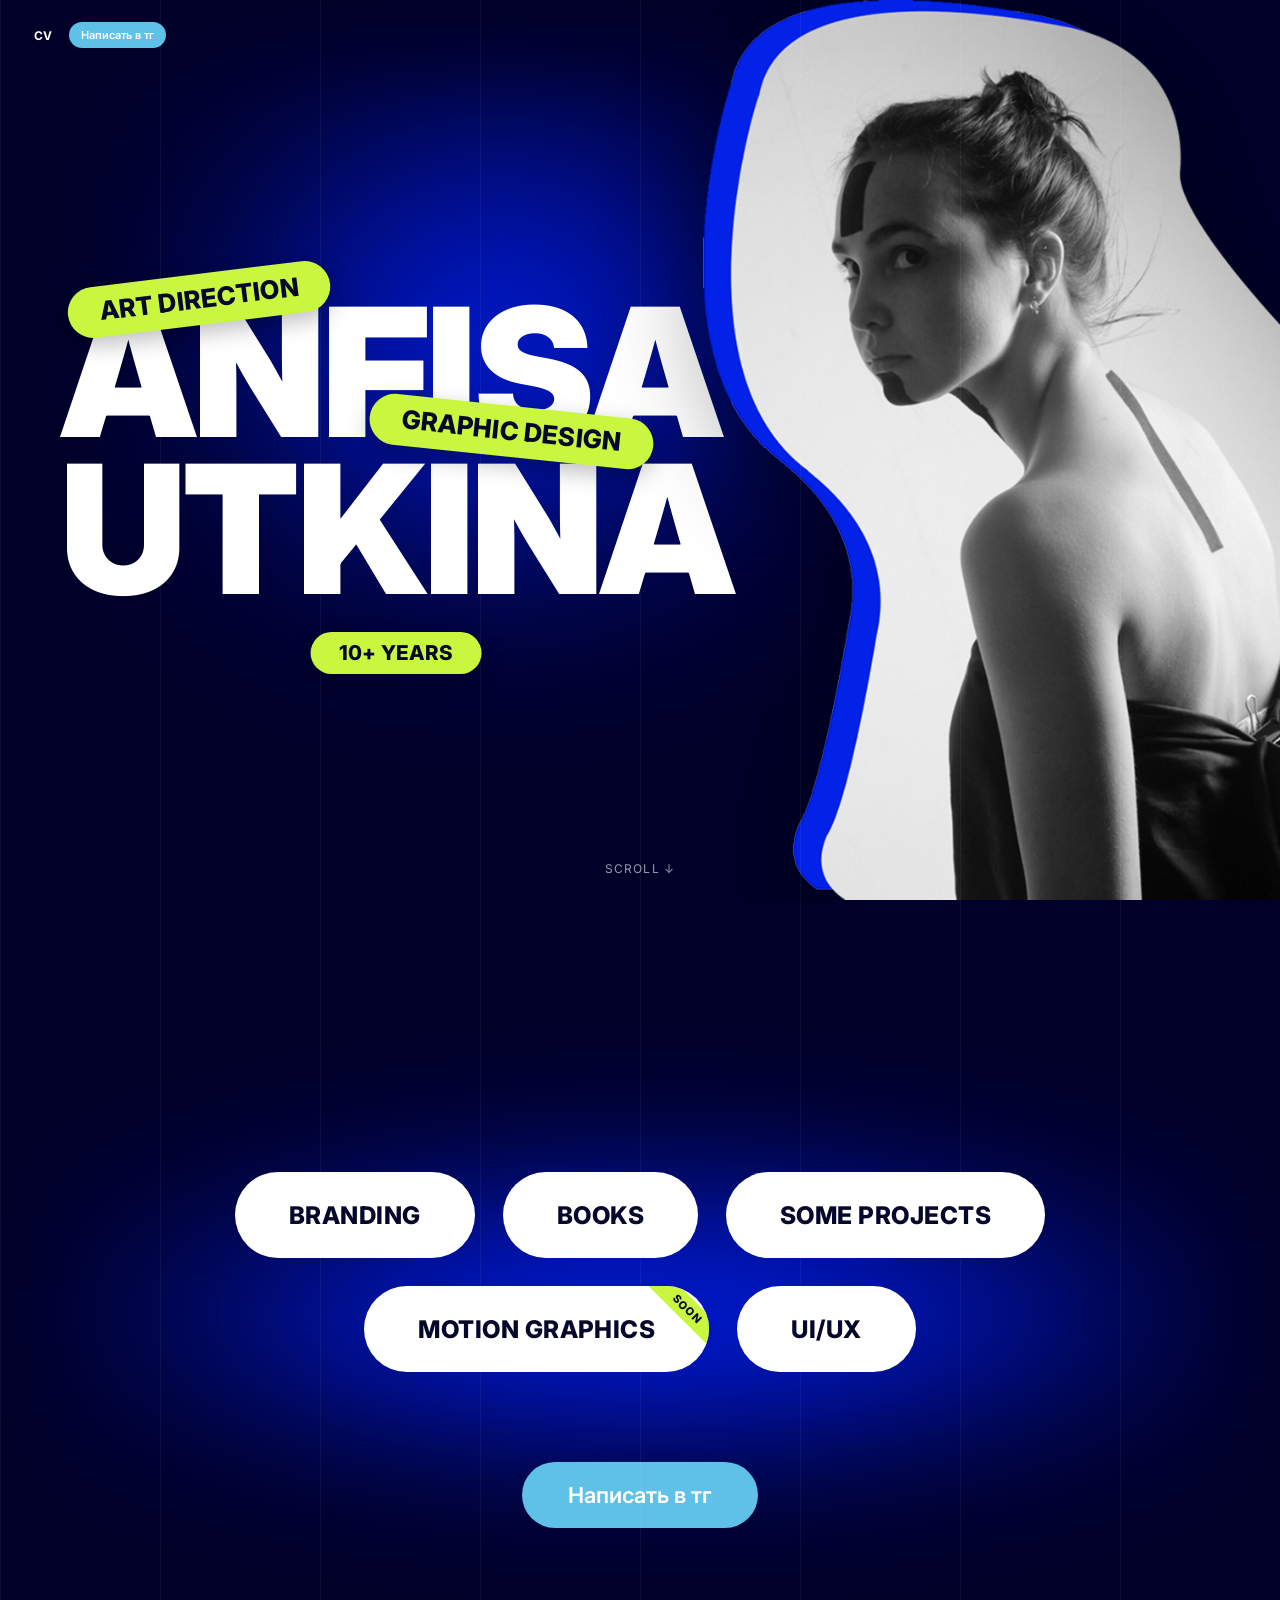
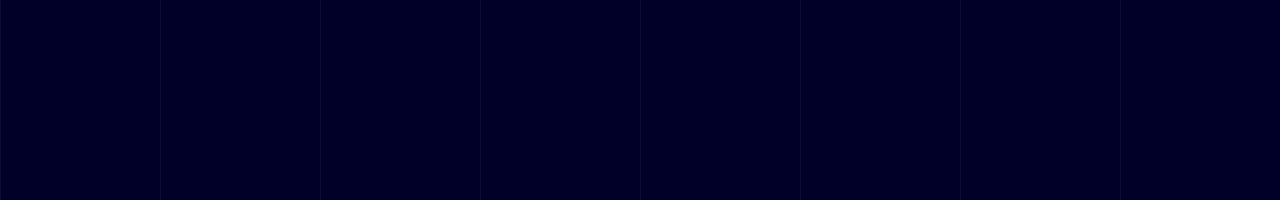
<file: index.html>
<!doctype html>
<html lang="ru">
<head>
  <meta charset="utf-8">
  <meta name="viewport" content="width=device-width, initial-scale=1">
  <title>Anfisa Utkina — Art Director Portfolio</title>
  <link rel="preconnect" href="https://fonts.googleapis.com">
  <link rel="preconnect" href="https://fonts.gstatic.com" crossorigin>
  <link href="https://fonts.googleapis.com/css2?family=Inter:wght@400;600;700;800;900&display=swap" rel="stylesheet">
  <style>
    :root{
      --blue-bg:#010029;
      --blue-glow:#1E22E8;
      --navy:#05082A;
      --lime:#C9F63F;
      --sky:#5FC0E8;
      --white:#fff;
      --grid-line:rgba(255,255,255,.05);
      --font:'Inter','Helvetica Neue',Arial,sans-serif;
    }
    *{box-sizing:border-box}
    html,body{margin:0;padding:0;font-family:var(--font);background:var(--blue-bg);color:var(--white);-webkit-font-smoothing:antialiased}
    a{color:inherit;text-decoration:none}
    img{max-width:100%;display:block}

    /* ===== Snap scroll host ===== */
    html{
      scroll-snap-type: y mandatory;
      scroll-behavior: smooth;
    }
    body{ overflow-x:hidden; }

    /* ===== Screen (section) ===== */
    .screen{
      position:relative;
      width:100%;
      height:100vh;
      overflow:hidden;
      scroll-snap-align: start;
      scroll-snap-stop: always;
      background: var(--blue-bg);
    }
    .screen::before{
      content:"";
      position:absolute; inset:0;
      background-image: linear-gradient(to right, var(--grid-line) 1px, transparent 1px);
      background-size: calc(100%/8) 100%;
      pointer-events:none; z-index:2;
    }

    /* Blue glow backdrop (uses the Ellipse PNG for textured blur) */
    .glow{
      position:absolute;
      pointer-events:none;
      z-index:0;
      opacity:.85;
      filter: blur(40px) saturate(1.2);
    }
    .glow img{
      width:100%; height:100%;
      display:block;
      object-fit: fill;
    }
    .glow--hero{
      top: 8%;
      left: 8%;
      width: 70%;
      height: 80%;
    }
    .glow--cats{
      top: 15%;
      left: 50%;
      transform: translateX(-50%);
      width: 92%;
      height: 62%;
    }

    /* ===== Top bar (shared, fixed across all screens) ===== */
    .topbar{
      position:fixed;
      top:22px; left:28px;
      display:flex; align-items:center; gap:10px;
      z-index:50;
    }
    .cv{
      color:var(--white);
      font-weight:700;
      font-size:12px;
      letter-spacing:.04em;
      padding:4px 6px;
    }
    .pill-tg-sm{
      display:inline-flex; align-items:center; justify-content:center;
      background:var(--sky); color:var(--white);
      font-weight:600; font-size:11px;
      padding:6px 12px; border-radius:999px;
    }

    /* ===== Screen 1 — Hero ===== */
    .hero{
      position:relative;
      z-index:1;
      height:100%;
      width:100%;
      max-width:none;
      margin:0;
      padding:0;
      display:grid;
      /* правая колонка: естественная ширина фото (= 100vh * 0.667),
         но не больше 48vw — иначе на низких широких экранах
         фото съело бы место текста */
      grid-template-columns: minmax(0, 1fr) min(calc(100vh * 0.667), 48vw);
      align-items:center;
      gap: 0;
    }
    .hero__left{
      position:relative;
      align-self:center;
      padding-left: max(60px, calc((100vw - 1500px) / 2 + 60px));
      padding-right: 30px;
      min-width: 0;
    }
    .name{
      position:relative;
      font-weight:900;
      line-height:.88;
      letter-spacing:-.02em;
      text-transform:uppercase;
      color:var(--white);
      margin:0;
      font-size: clamp(80px, 14vw, 220px);
      display:inline-block;
    }
    .name .line-1,
    .name .line-2{ display:block; position:relative; }

    /* lime badges — anchored relative to the name block */
    .badge{
      position:absolute;
      display:inline-flex; align-items:center; justify-content:center;
      background:var(--lime);
      color:var(--navy);
      font-weight:800;
      text-transform:uppercase;
      border-radius:999px;
      box-shadow: 0 8px 22px rgba(0,0,0,.25);
      white-space:nowrap;
      letter-spacing:.01em;
      z-index:3;
    }
    .badge--art{
      top: -6%;
      left: 1%;
      padding: 14px 32px;
      font-size: clamp(18px, 2vw, 30px);
      transform: rotate(-7deg);
    }
    .badge--graphic{
      top: 36%;
      left: 46%;
      padding: 14px 32px;
      font-size: clamp(18px, 2vw, 30px);
      transform: rotate(6deg);
    }
    .badge--years{
      top: 100%;
      left: 50%;
      transform: translate(-50%, 24px);
      padding: 12px 28px;
      font-size: clamp(16px, 1.6vw, 24px);
    }

    .hero__right{
      position:relative;
      height:100%;
      display:flex;
      justify-content:flex-end;
      align-items:flex-end;
      padding: 0;
    }
    .hero__photo{
      width:100%;
      height:100%;
      max-width: none;
      display:flex;
      align-items:flex-end;
      justify-content:flex-end;
    }
    .hero__photo img{
      width:100%;
      height:100%;
      object-fit: contain;
      object-position: bottom right;
      display:block;
      filter: drop-shadow(0 20px 50px rgba(0,0,0,.35));
    }

    /* ===== Screen 2 — Categories ===== */
    .cats-screen{
      display:flex;
      flex-direction:column;
      justify-content:center;
      align-items:center;
      text-align:center;
      padding: 60px;
    }
    .cats{
      display:flex;
      flex-direction:column;
      align-items:center;
      gap:28px;
      position:relative; z-index:1;
    }
    .cats__row{
      display:flex;
      gap:28px;
      flex-wrap:wrap;
      justify-content:center;
    }
    .cat{
      position:relative;
      overflow:hidden;
      background:var(--white);
      color:var(--navy);
      font-weight:800;
      text-transform:uppercase;
      padding:28px 54px;
      border-radius:999px;
      font-size: clamp(20px, 1.9vw, 32px);
      letter-spacing:.02em;
      transition: transform .2s ease, box-shadow .2s ease;
      display:inline-block;
    }
    .cat:hover{ transform: translateY(-3px); box-shadow: 0 14px 28px rgba(0,0,0,.25); }

    .cat__soon{
      position:absolute;
      top:12px;
      right:-28px;
      width:100px;
      padding:4px 0;
      background:var(--lime);
      color:var(--navy);
      font-weight:800;
      font-size:11px;
      letter-spacing:.06em;
      text-transform:uppercase;
      text-align:center;
      transform: rotate(45deg);
      pointer-events:none;
      z-index:2;
    }

    .cats-cta{
      margin-top: 90px;
      display:flex; justify-content:center;
      position:relative; z-index:1;
    }
    .pill-tg-lg{
      display:inline-flex; align-items:center; justify-content:center;
      background:var(--sky); color:var(--white);
      font-weight:600; font-size:22px;
      padding: 20px 46px;
      border-radius:999px;
      transition: transform .2s ease, box-shadow .2s ease;
    }
    .pill-tg-lg:hover{ transform: translateY(-2px); box-shadow: 0 14px 32px rgba(95,192,232,.35); }

    /* scroll hint down arrow */
    .scroll-hint{
      position:absolute;
      bottom:24px; left:50%;
      transform: translateX(-50%);
      opacity:.6;
      font-size:12px;
      letter-spacing:.1em;
      text-transform:uppercase;
      animation: bob 2s ease-in-out infinite;
      z-index:2;
    }
    @keyframes bob{
      0%,100%{ transform: translate(-50%, 0); }
      50%{ transform: translate(-50%, 6px); }
    }

    /* ===== Responsive ===== */
    @media (max-width: 900px){
      html{ scroll-snap-type: none; }
      /* На мобиле snap-scroll отключён, поэтому min-height: 100vh
         только создаёт лишнюю пустоту между секциями. */
      .screen{ height: auto; min-height: auto; }
      .scroll-hint{ display: none; } /* прятался внизу .screen — без 100vh наезжал бы на контент */
      .hero{
        grid-template-columns: 1fr;
        padding: 110px 24px 40px;  /* больше top, чтобы композиция «отлеплялась» от фиксированной шапки */
        gap: 56px;                  /* больше воздуха между бэйджем 10+ YEARS и фото */
        width: auto;
        text-align: center;
      }
      .hero__left{ padding: 0; display:flex; justify-content:center; }
      /* Имя крупнее на мобиле; flex-центрирование + tighter tracking
         позволяют шрифту вырасти, не вылезая за viewport */
      .name{
        font-size: clamp(80px, 22vw, 120px);
        letter-spacing: -.04em;
      }
      .hero__right{ justify-content:center; padding-top:0; align-items:center; height:auto; }
      .hero__photo{ max-width: 220px; height:auto; margin:0 auto; }
      .hero__photo img{ height:auto; width:100%; }
      /* Плашки мельче, чтобы не перекрывали текст */
      .badge{ box-shadow: 0 6px 16px rgba(0,0,0,.22); }
      .badge--art{ top:-4%; left:0%; padding:7px 16px; font-size:13px; }
      .badge--graphic{ top:42%; left:48%; padding:7px 16px; font-size:13px; }
      .badge--years{ top:100%; left:50%; transform:translate(-50%, 8px); padding:6px 14px; font-size:12px; }
      .cats-screen{ padding: 40px 24px 60px; }
      .cat{ font-size:16px; padding:14px 26px; }
    }
  </style>
</head>
<body>

  <!-- ===== Screen 1 — Hero ===== -->
  <section class="screen" id="screen-1">
    <div class="glow glow--hero"><img src="assets/blob-blue.png" alt=""></div>
    <header class="topbar">
      <a class="cv" href="assets/CV_Utkina.pdf" target="_blank" rel="noopener">CV</a>
      <a class="pill-tg-sm" href="https://t.me/anfisalink" target="_blank" rel="noopener">Написать в тг</a>
    </header>

    <div class="hero">
      <div class="hero__left">
        <h1 class="name">
          <span class="line-1">Anfisa</span>
          <span class="line-2">Utkina</span>
          <span class="badge badge--art">Art Direction</span>
          <span class="badge badge--graphic">Graphic Design</span>
          <span class="badge badge--years">10+ Years</span>
        </h1>
      </div>
      <div class="hero__right">
        <div class="hero__photo">
          <img src="assets/hero-photo.png" alt="Anfisa Utkina">
        </div>
      </div>
    </div>

    <div class="scroll-hint">Scroll ↓</div>
  </section>

  <!-- ===== Screen 2 — Categories ===== -->
  <section class="screen cats-screen" id="screen-2">
    <div class="glow glow--cats"><img src="assets/blob-blue-2.png" alt=""></div>
    <nav class="cats" aria-label="Категории работ">
      <div class="cats__row">
        <a class="cat" href="branding.html">Branding</a>
        <a class="cat" href="books.html">Books</a>
        <a class="cat" href="some-projects.html">Some Projects</a>
      </div>
      <div class="cats__row">
        <a class="cat" href="#motion">Motion graphics<span class="cat__soon">Soon</span></a>
        <a class="cat" href="ui-ux.html">UI/UX</a>
      </div>
    </nav>

    <div class="cats-cta">
      <a class="pill-tg-lg" href="https://t.me/anfisalink" target="_blank" rel="noopener">Написать в тг</a>
    </div>
  </section>

</body>
</html>
</file>
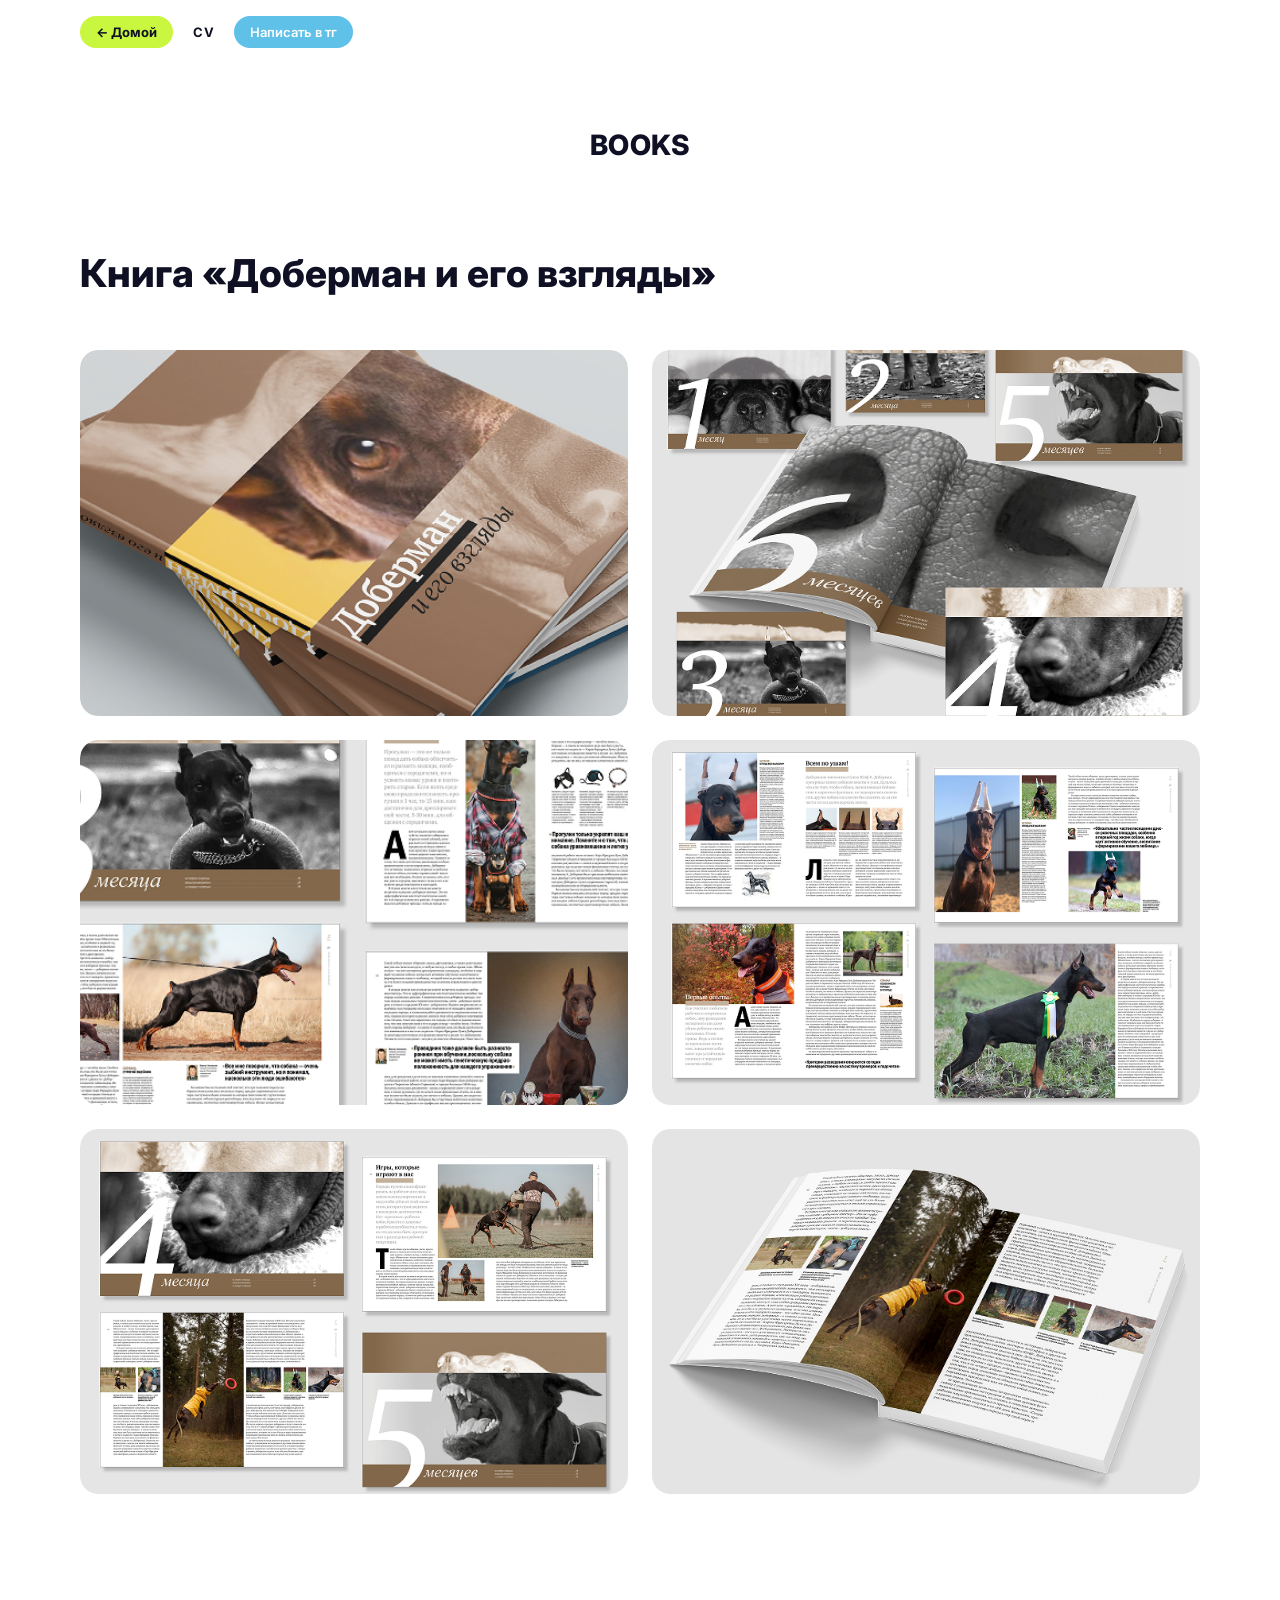
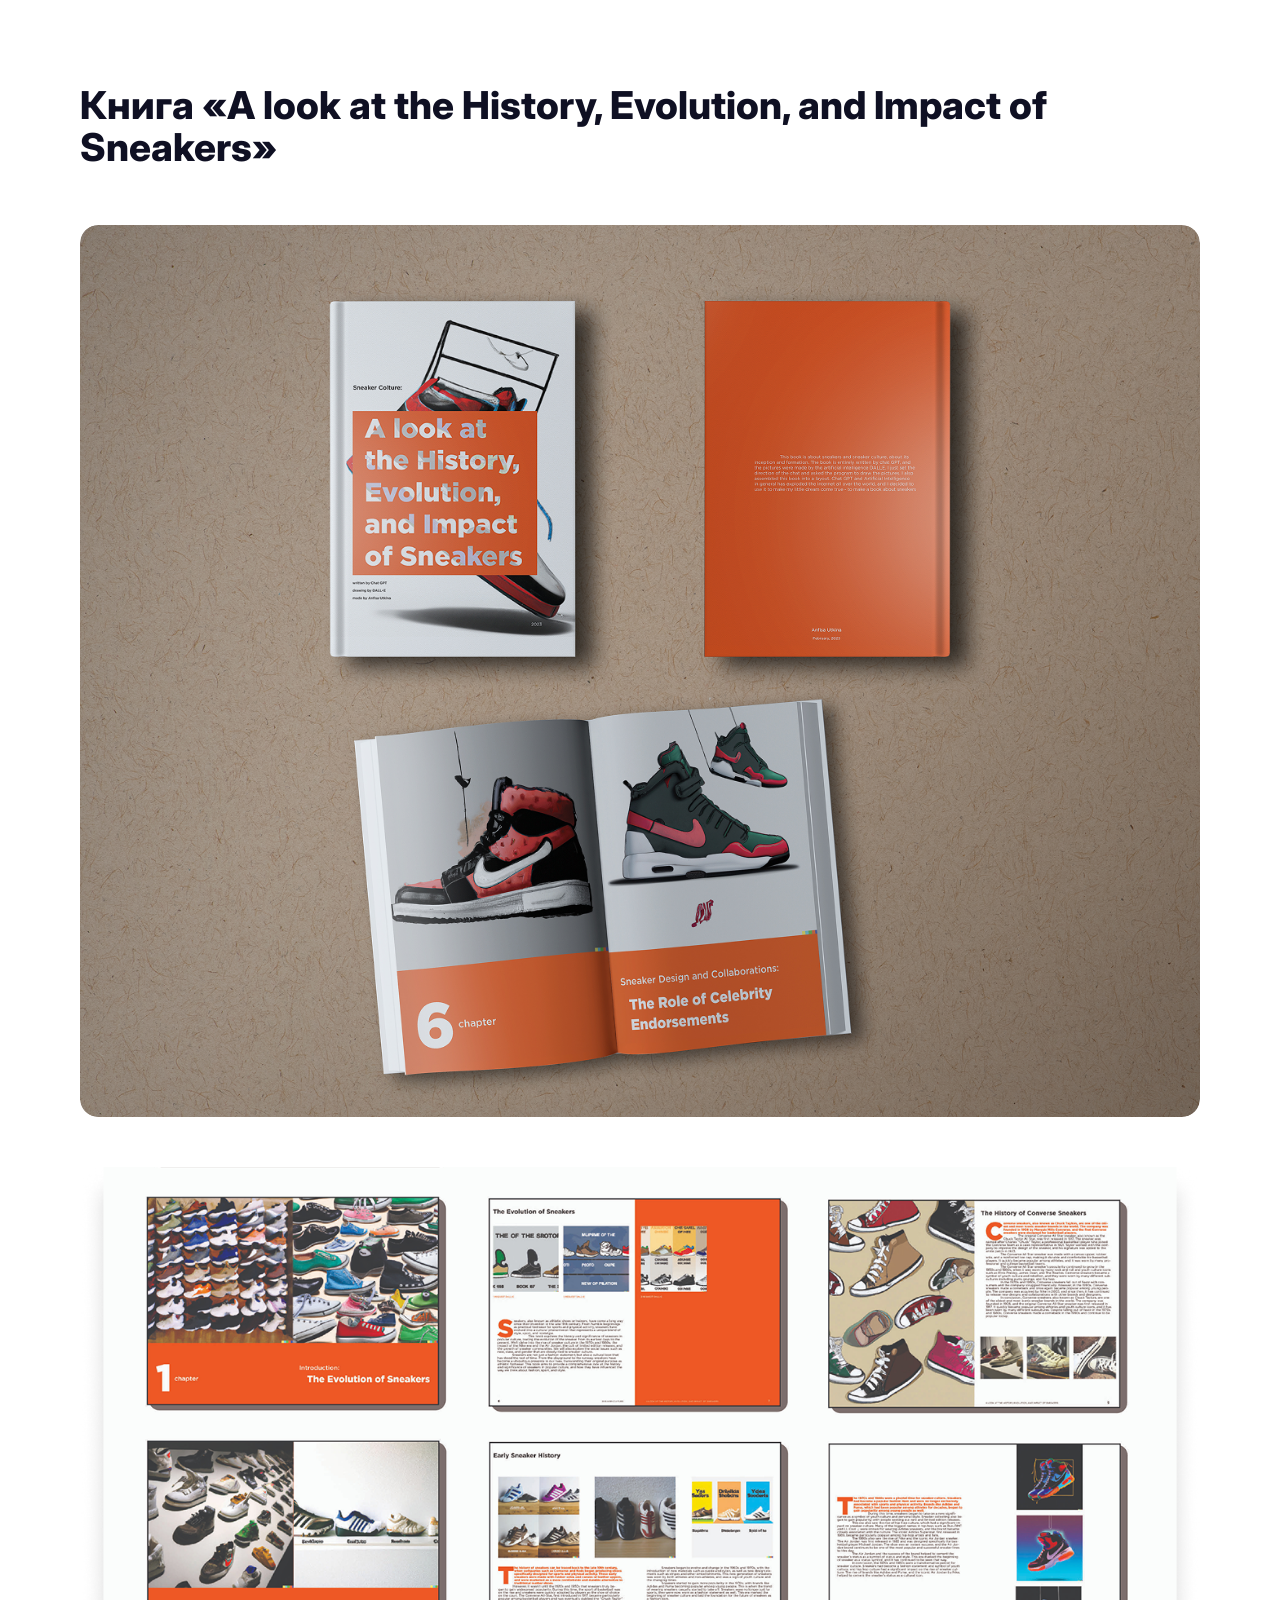
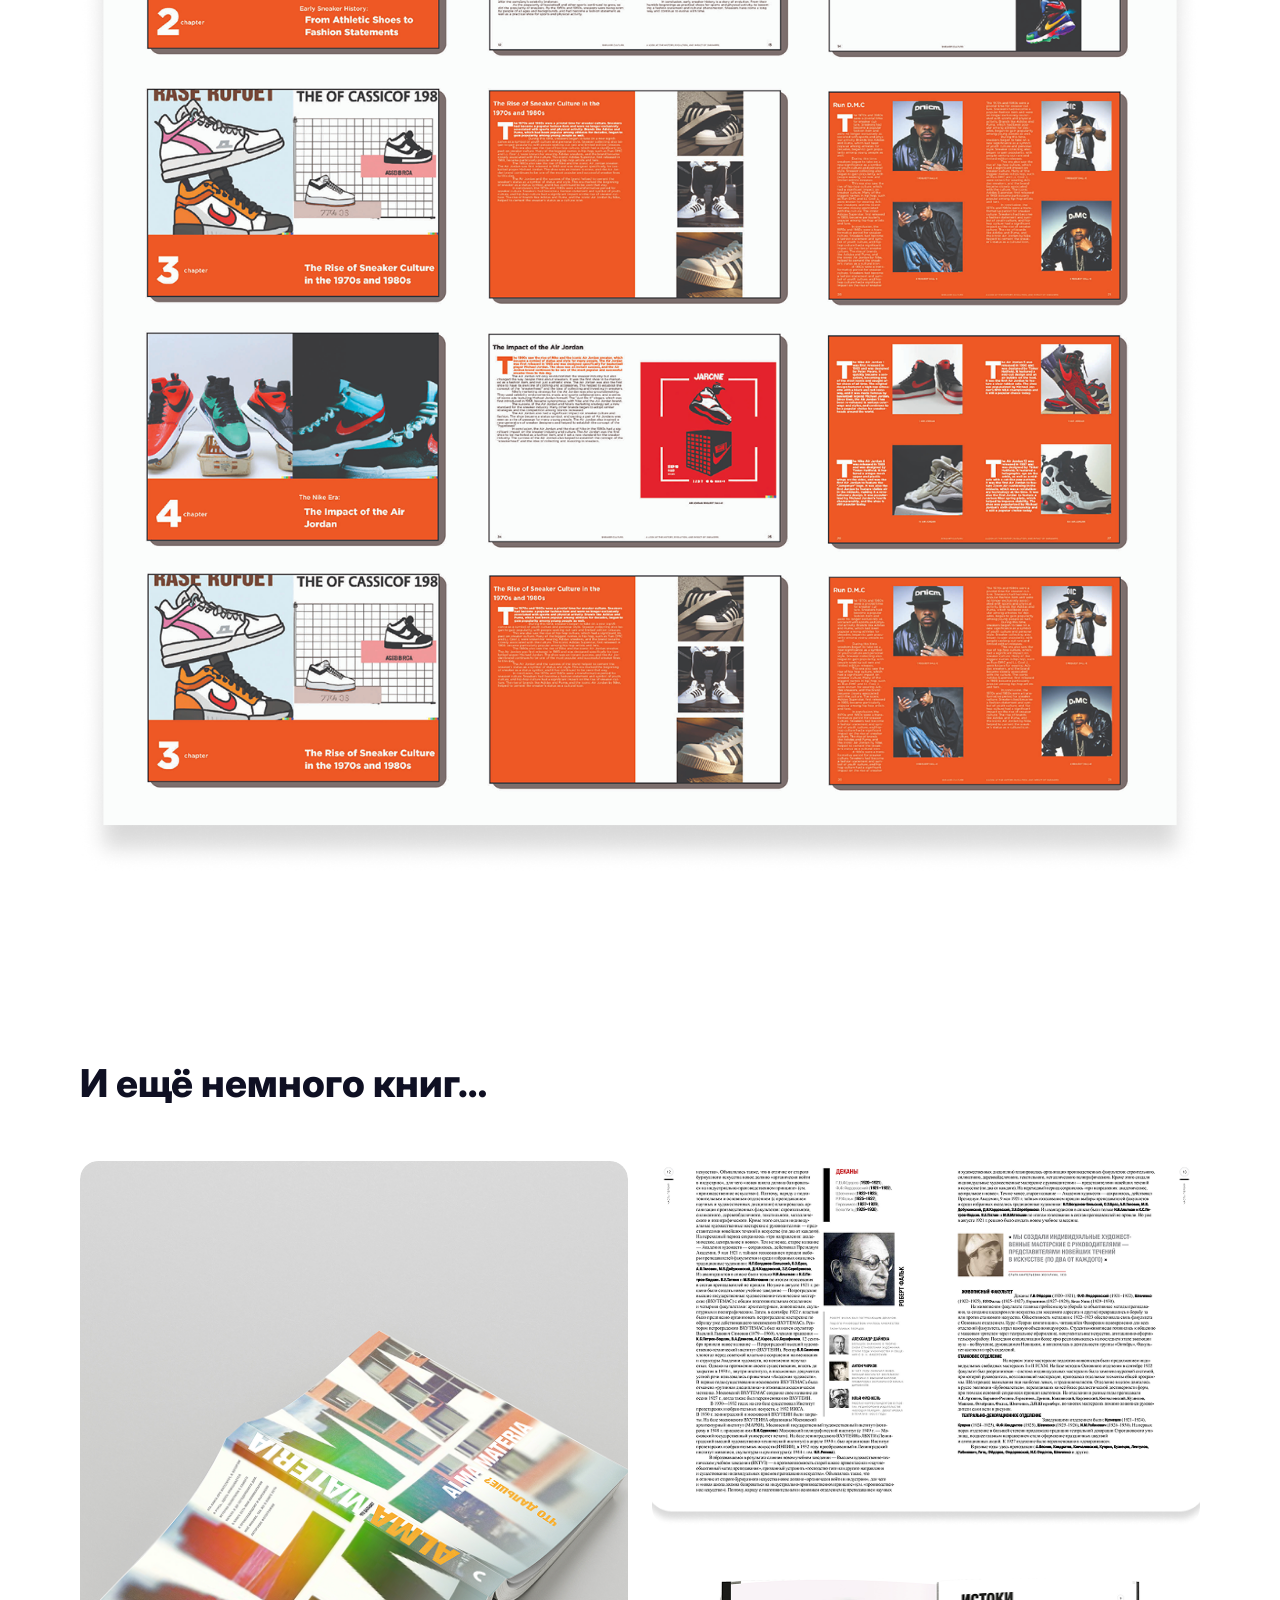
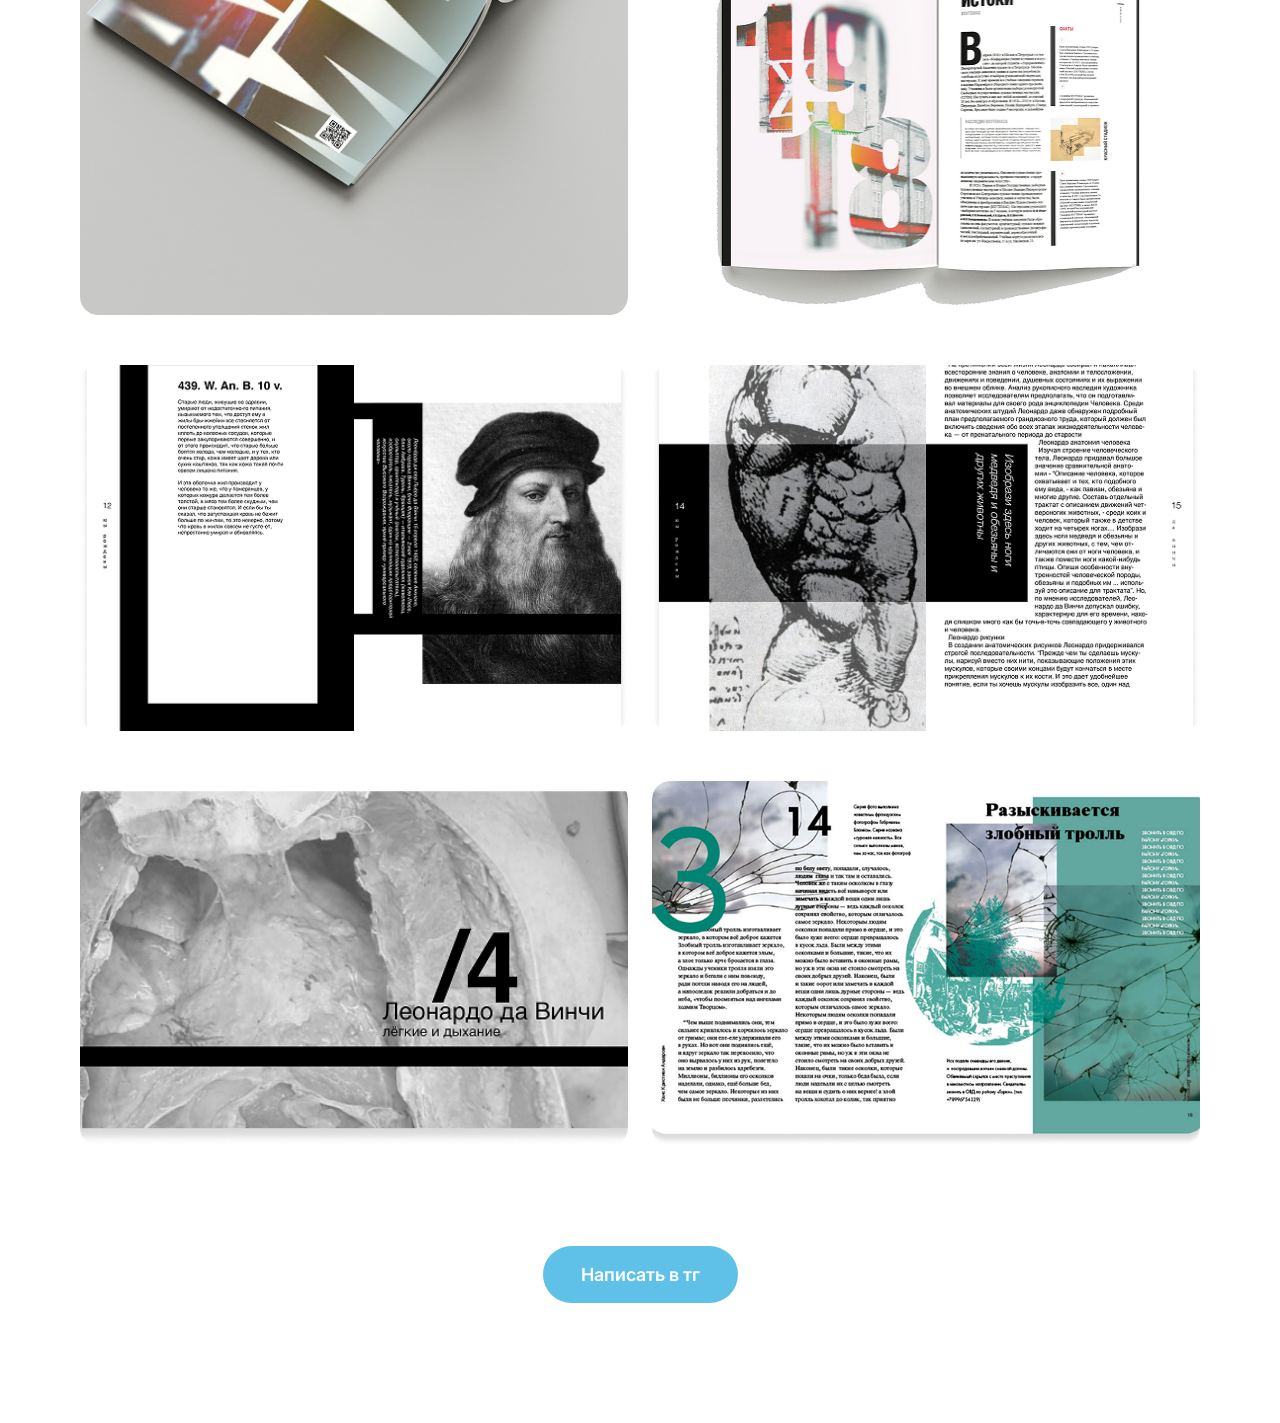
<file: books.html>
<!doctype html>
<html lang="ru">
<head>
  <meta charset="utf-8">
  <meta name="viewport" content="width=device-width, initial-scale=1">
  <title>Books — Anfisa Utkina</title>
  <link rel="preconnect" href="https://fonts.googleapis.com">
  <link rel="preconnect" href="https://fonts.gstatic.com" crossorigin>
  <link href="https://fonts.googleapis.com/css2?family=Inter:wght@400;500;600;700;800;900&display=swap" rel="stylesheet">
  <style>
    :root{
      --ink:#0F1023;
      --ink-2:#3A3D55;
      --muted:#7A7E94;
      --bg:#ffffff;
      --card:#ffffff;
      --sky:#5FC0E8;
      --radius-pill:999px;
      --radius-card:18px;
      --font:'Inter','Helvetica Neue',Arial,sans-serif;
    }
    *{box-sizing:border-box}
    html,body{margin:0;padding:0;font-family:var(--font);background:var(--bg);color:var(--ink);-webkit-font-smoothing:antialiased}
    a{color:inherit;text-decoration:none}
    img{max-width:100%;display:block}

    .page{position:relative;min-height:100vh}
    .container{max-width:1200px;margin:0 auto;padding:32px 40px 120px}

    /* ===== Top bar (sticky) ===== */
    .topbar{
      display:flex; align-items:center; gap:12px;
      position: sticky;
      top: 0;
      z-index: 50;
      background: var(--bg);
      padding: 16px 0;
      margin: -32px 0 64px;
    }
    .topbar .cv{
      font-weight:700; font-size:13px;
      letter-spacing:.04em;
      padding:6px 8px;
    }
    .pill-tg{
      display:inline-flex; align-items:center; justify-content:center;
      background:var(--sky); color:#fff;
      font-weight:600; font-size:13px;
      padding:8px 16px; border-radius:999px;
      transition: transform .18s ease, box-shadow .18s ease;
    }
    .pill-tg:hover{ transform: translateY(-1px); box-shadow: 0 12px 30px rgba(95,192,232,.35); }
    .pill-tg-lg{
      font-size:18px;
      padding:18px 38px;
    }
    .pill-home{
      display:inline-flex; align-items:center; justify-content:center; gap:6px;
      background:#C9F63F; color:var(--ink);
      font-weight:700; font-size:13px;
      padding:8px 16px; border-radius:999px;
      transition: transform .18s ease, box-shadow .18s ease;
    }
    .pill-home:hover{ transform: translateY(-1px); box-shadow: 0 12px 30px rgba(201,246,63,.45); }

    /* ===== Page label ===== */
    .page-label{
      text-align:center;
      font-weight:800;
      font-size:28px;
      letter-spacing:.02em;
      margin-bottom:90px;
      color:var(--ink);
    }

    /* ===== Case heading ===== */
    .case-heading{
      font-size: clamp(28px, 3vw, 44px);
      font-weight:800;
      line-height:1.1;
      margin:0 0 56px;
      color:var(--ink);
    }

    /* ===== Image grids ===== */
    .grid{
      display:grid; gap:24px;
      margin: 50px 0;
      align-items: stretch;
    }
    .grid-3{ grid-template-columns: repeat(3,1fr); }
    .grid-2{ grid-template-columns: repeat(2,1fr); }
    .grid-1{ grid-template-columns: 1fr; }
    .card{
      overflow: hidden;
      border-radius: var(--radius-card);
    }
    .card img{
      width:100%;
      height:100%;
      display:block;
      object-fit: cover;
      border-radius: var(--radius-card);
    }
    /* Uniform tile shapes inside multi-column grids (matches mockup) */
    .grid-3 .card{ aspect-ratio: 3 / 2; }
    .grid-2 .card{ aspect-ratio: 3 / 2; }
    /* Full-width hero shots keep native proportions */
    .grid-1 .card{ aspect-ratio: auto; }
    .grid-1 .card img{ height:auto; object-fit: contain; }

    /* "1 tall + 2 stacked" feature layout — used in section 3 */
    .grid-feature{
      display:grid;
      grid-template-columns: 1fr 1fr;
      gap:24px;
      margin: 50px 0;
    }
    .grid-feature .card{ aspect-ratio: 3 / 2; }
    .grid-feature .card.feature-tall{
      grid-row: 1 / span 2;
      aspect-ratio: auto;
    }

    /* ===== Section divider ===== */
    .section-divider{
      margin: 120px 0 70px;
      border:none; height:0;
    }

    /* ===== Footer CTA ===== */
    .footer-cta{
      display:flex; justify-content:center;
      margin-top: 100px;
    }

    /* ===== Responsive ===== */
    @media (max-width:900px){
      .container{ padding: 24px 20px 80px; }
      .grid-3, .grid-2{ grid-template-columns:1fr; }
      .case-heading{ margin-bottom:32px; }
      .section-divider{ margin:80px 0 50px; }
      .topbar{ margin-bottom:48px; }
      .page-label{ margin-bottom:50px; }
    }
  </style>
</head>
<body>
  <main class="page">
    <div class="container">

      <!-- Top bar -->
      <header class="topbar">
        <a class="pill-home" href="index.html" aria-label="Вернуться на главную">← Домой</a>
        <a class="cv" href="assets/CV_Utkina.pdf" target="_blank" rel="noopener">CV</a>
        <a class="pill-tg" href="https://t.me/anfisalink" target="_blank" rel="noopener">Написать в тг</a>
      </header>

      <!-- Page label -->
      <div class="page-label">BOOKS</div>

      <!-- ============ BOOK 1 — Доберман ============ -->
      <h1 class="case-heading">Книга «Доберман и его взгляды»</h1>

      <div class="grid grid-2">
        <div class="card"><img src="assets/books/dober-cover.png" alt="Обложка книги «Доберман»"></div>
        <div class="card"><img src="assets/books/extra-small.png" alt="Главы книги: 2, 3, 4, 5"></div>
        <div class="card"><img src="assets/books/dober-3m.png" alt="Разворот «3 месяца»"></div>
        <div class="card"><img src="assets/books/dober-adult.png" alt="Развороты со взрослыми доберманами"></div>
        <div class="card"><img src="assets/books/dober-4-5m.png" alt="Развороты «4 и 5 месяцев»"></div>
        <div class="card"><img src="assets/books/dober-puppy.png" alt="Разворот со щенком и игрушкой"></div>
      </div>

      <!-- ============ BOOK 2 — Sneakers ============ -->
      <hr class="section-divider">

      <h1 class="case-heading">Книга «A look at the History, Evolution, and Impact of Sneakers»</h1>

      <div class="grid grid-1">
        <div class="card"><img src="assets/books/sneakers-cover.png" alt="Обложки книги о кроссовках"></div>
      </div>
      <div class="grid grid-1">
        <div class="card"><img src="assets/books/sneakers-mosaic.png" alt="Мозаика разворотов книги о кроссовках"></div>
      </div>

      <!-- ============ BOOK 3 — И ещё немного книг ============ -->
      <hr class="section-divider">

      <h1 class="case-heading">И ещё немного книг…</h1>

      <div class="grid-feature">
        <div class="card feature-tall"><img src="assets/books/arch-stack.png" alt="Стопка книг про архитектуру"></div>
        <div class="card"><img src="assets/books/extra-spread.png" alt="Разворот с текстовыми колонками"></div>
        <div class="card"><img src="assets/books/istoki-spread.png" alt="Разворот «Истоки 1903»"></div>
      </div>
      <div class="grid grid-2">
        <div class="card"><img src="assets/books/leo-1.png" alt="Разворот «Леонардо да Винчи» — портрет"></div>
        <div class="card"><img src="assets/books/leo-2.png" alt="Разворот «Леонардо да Винчи» — анатомия"></div>
      </div>
      <div class="grid grid-2">
        <div class="card"><img src="assets/books/leo-cover.png" alt="Обложка «Леонардо да Винчи / лёгкие и дыхание»"></div>
        <div class="card"><img src="assets/books/dober-troll.png" alt="Разворот «Разыскивается злобный тролль»"></div>
      </div>

      <!-- Footer CTA -->
      <div class="footer-cta">
        <a class="pill-tg pill-tg-lg" href="https://t.me/anfisalink" target="_blank" rel="noopener">Написать в тг</a>
      </div>

    </div>
  </main>
</body>
</html>
</file>
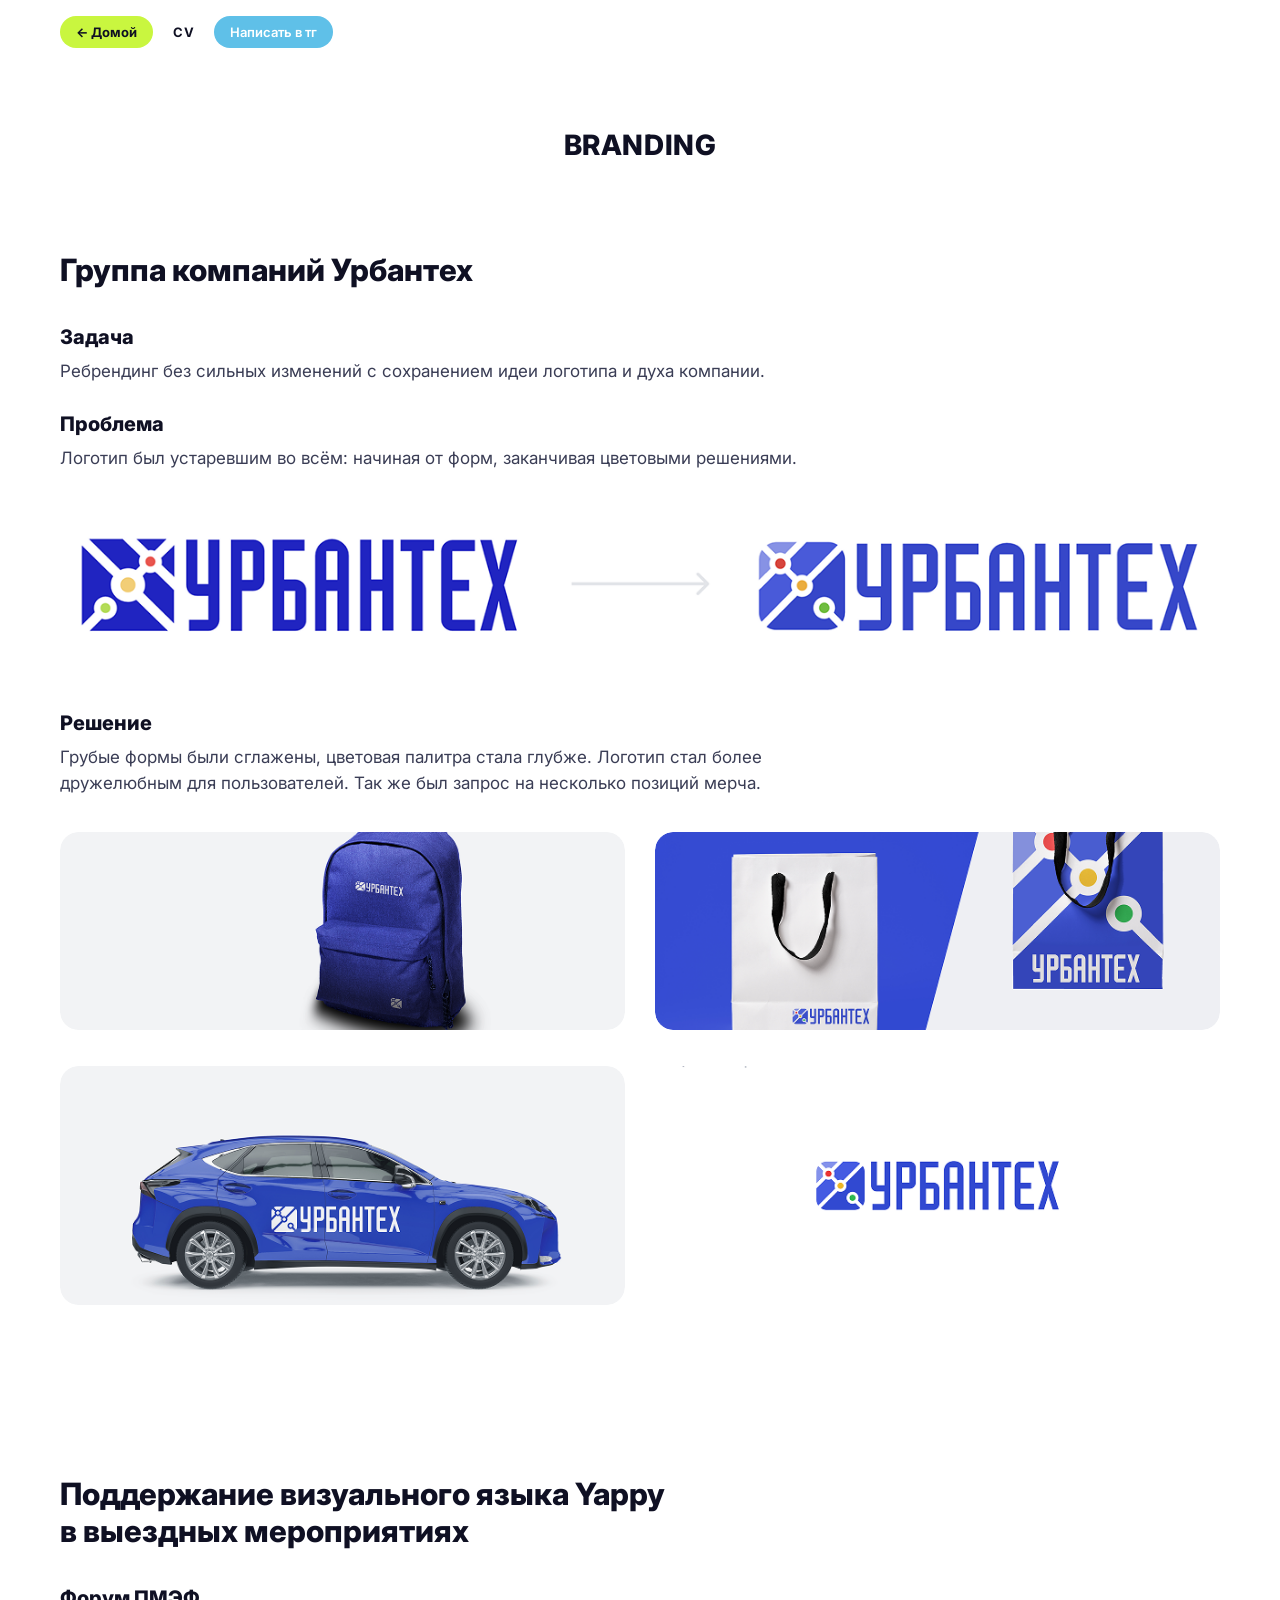
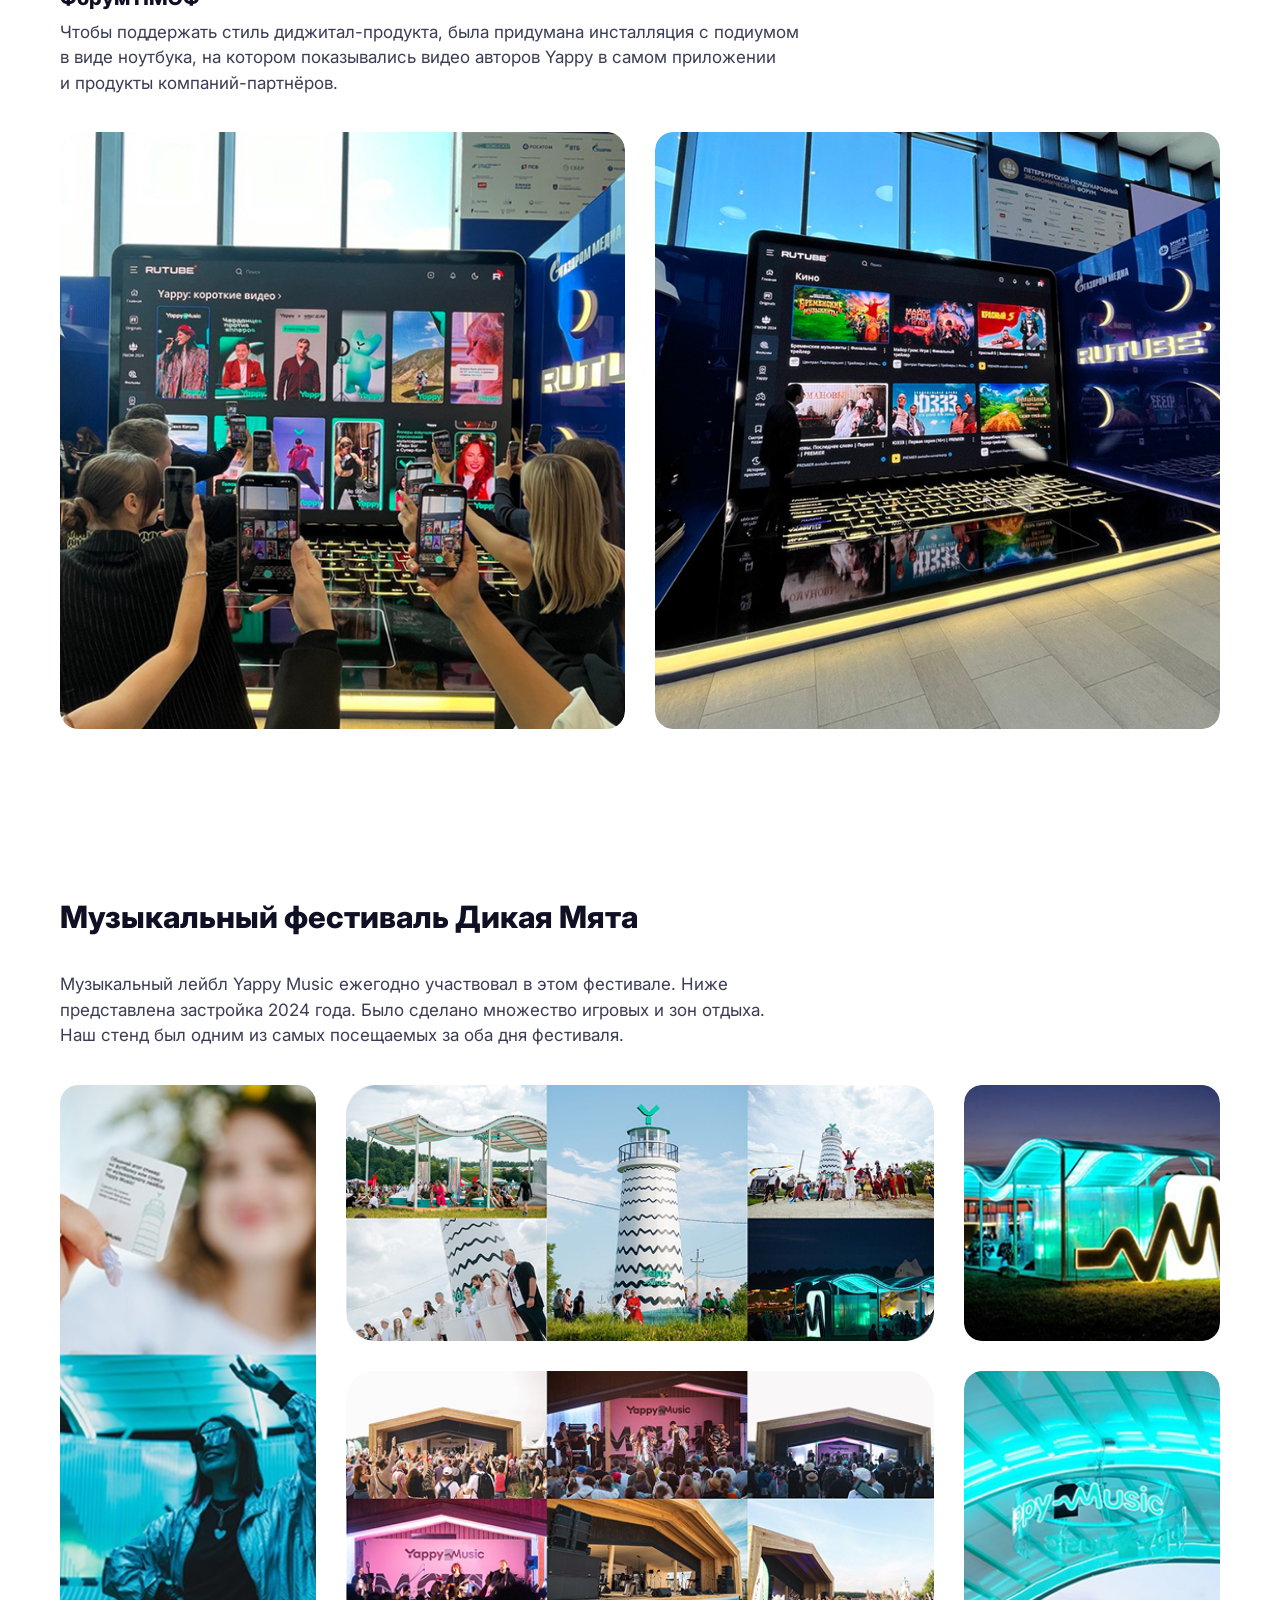
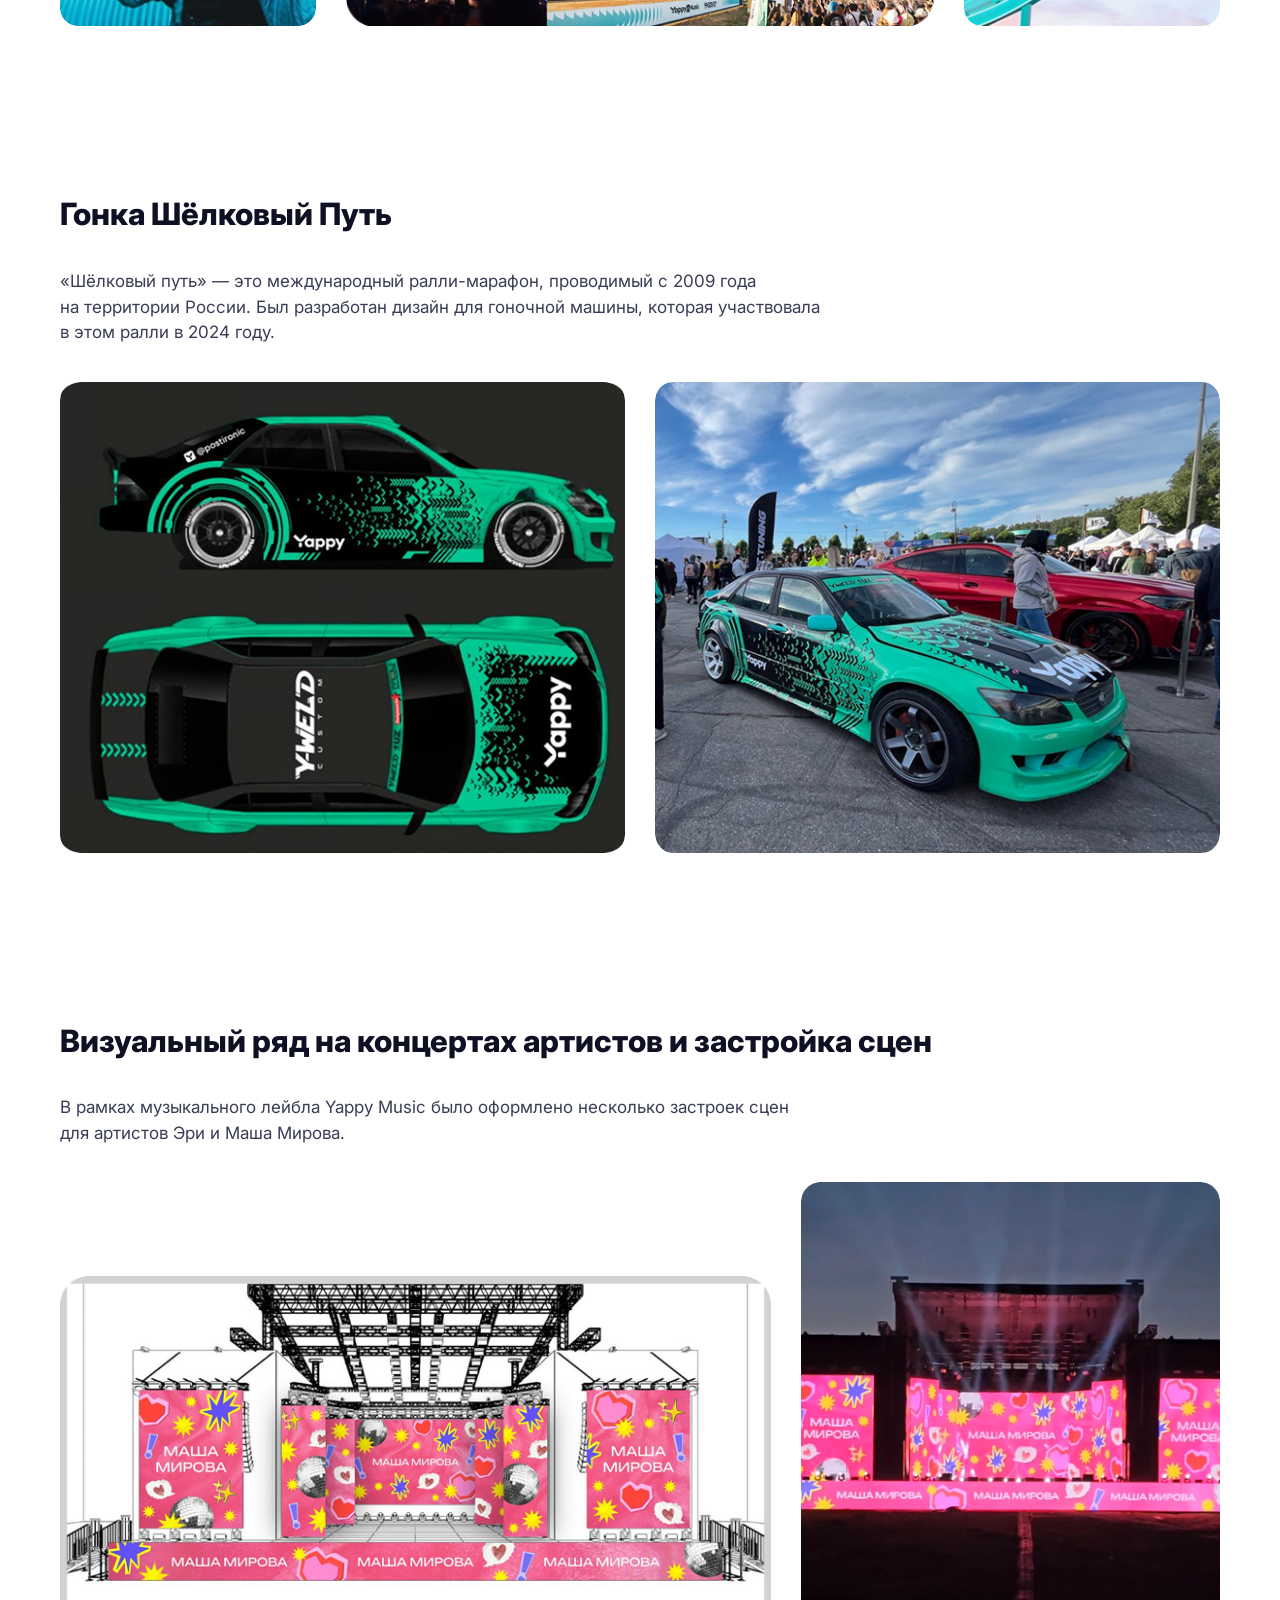
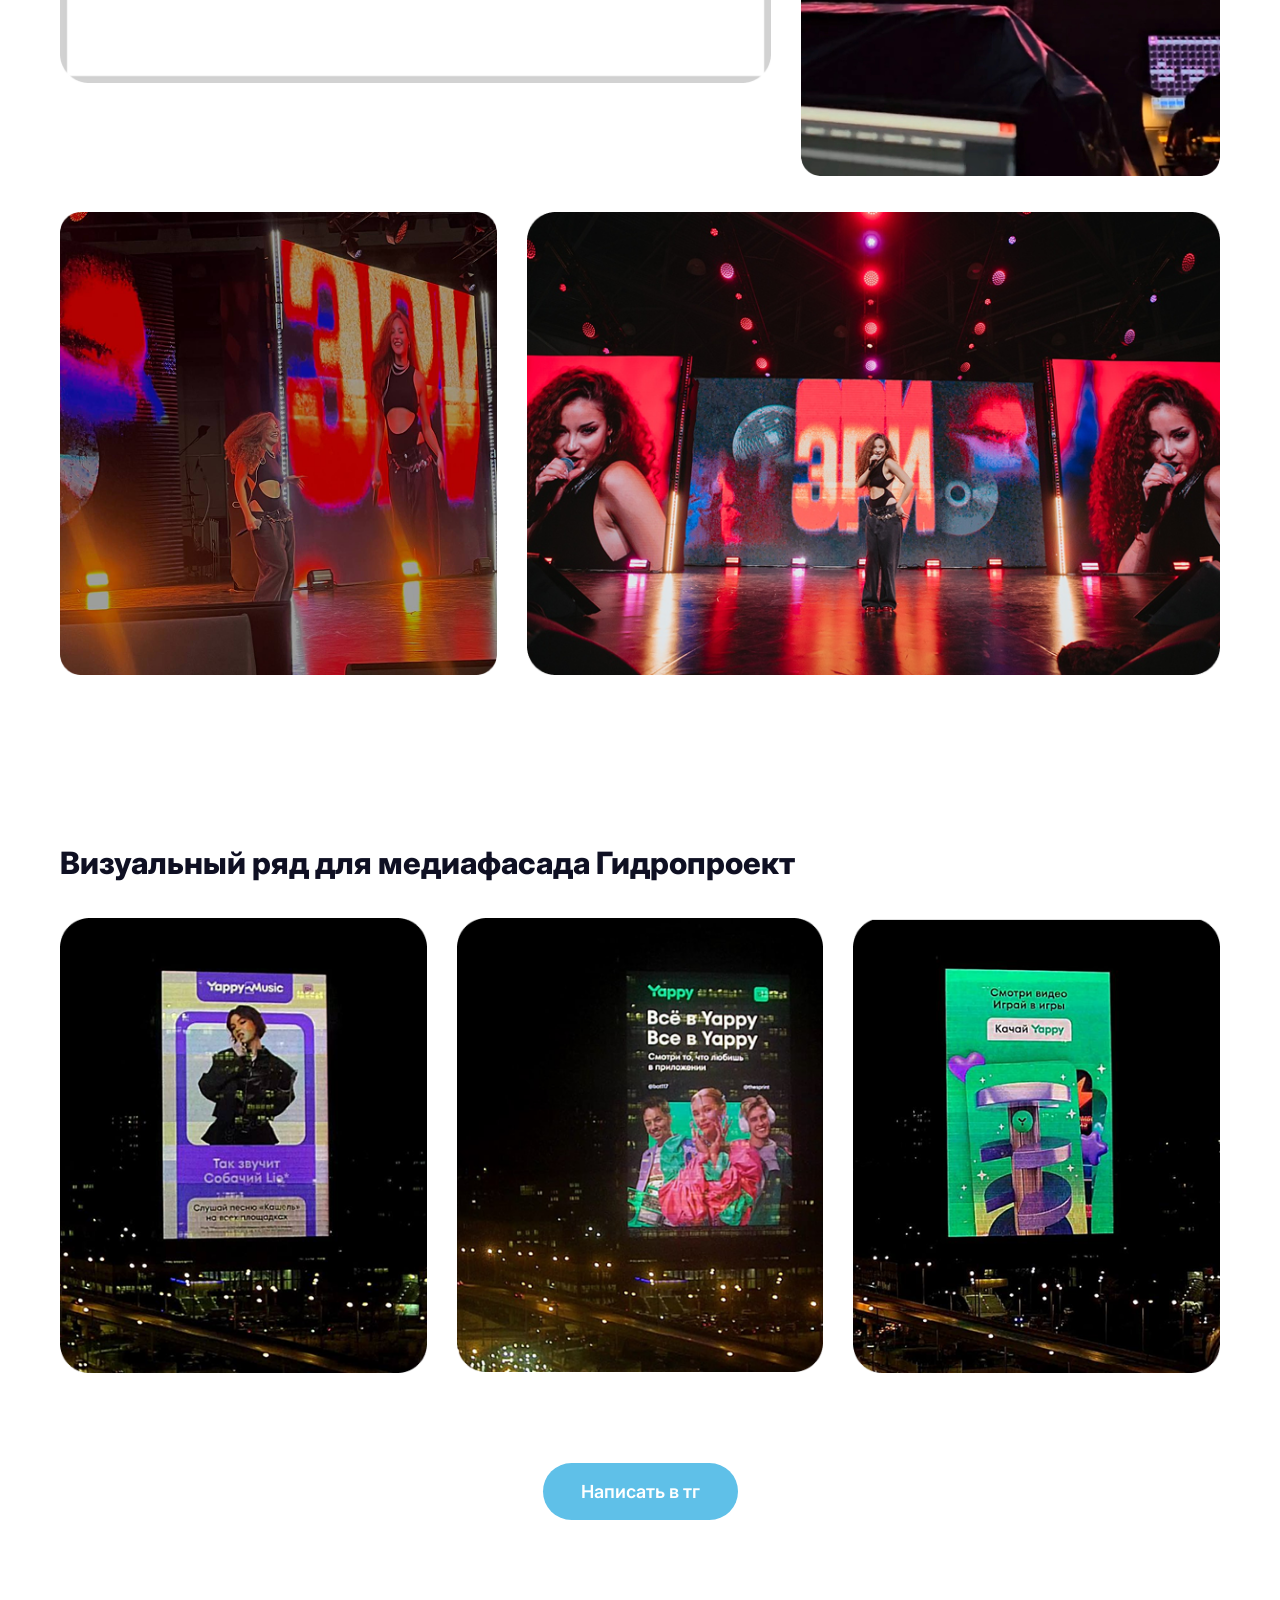
<file: branding.html>
<!doctype html>
<html lang="ru">
<head>
  <meta charset="utf-8">
  <meta name="viewport" content="width=device-width, initial-scale=1">
  <title>Branding — Anfisa Utkina</title>
  <link rel="preconnect" href="https://fonts.googleapis.com">
  <link rel="preconnect" href="https://fonts.gstatic.com" crossorigin>
  <link href="https://fonts.googleapis.com/css2?family=Inter:wght@400;500;600;700;800;900&display=swap" rel="stylesheet">
  <style>
    :root{
      --ink:#0F1023;
      --ink-2:#3A3D55;
      --muted:#7A7E94;
      --bg:#ffffff;
      --card:#ffffff;
      --sky:#5FC0E8;
      --radius-pill:999px;
      --radius-card:18px;
      --font:'Inter','Helvetica Neue',Arial,sans-serif;
    }
    *{box-sizing:border-box}
    html,body{margin:0;padding:0;font-family:var(--font);background:var(--bg);color:var(--ink);-webkit-font-smoothing:antialiased}
    a{color:inherit;text-decoration:none}
    img{max-width:100%;display:block}

    .page{position:relative;min-height:100vh}
    .container{max-width:1440px;margin:0 auto;padding:32px 60px 120px}

    /* ===== Top bar (sticky) ===== */
    .topbar{
      display:flex; align-items:center; gap:12px;
      position: sticky;
      top: 0;
      z-index: 50;
      background: var(--bg);
      padding: 16px 0;
      margin: -32px 0 64px;
    }
    .topbar .cv{
      font-weight:700; font-size:13px;
      letter-spacing:.04em;
      padding:6px 8px;
    }
    .pill-tg{
      display:inline-flex; align-items:center; justify-content:center;
      background:var(--sky); color:#fff;
      font-weight:600; font-size:13px;
      padding:8px 16px; border-radius:999px;
      transition: transform .18s ease, box-shadow .18s ease;
    }
    .pill-tg:hover{ transform: translateY(-1px); box-shadow: 0 12px 30px rgba(95,192,232,.35); }
    .pill-tg-lg{
      font-size:18px;
      padding:18px 38px;
    }
    .pill-home{
      display:inline-flex; align-items:center; justify-content:center; gap:6px;
      background:#C9F63F; color:var(--ink);
      font-weight:700; font-size:13px;
      padding:8px 16px; border-radius:999px;
      transition: transform .18s ease, box-shadow .18s ease;
    }
    .pill-home:hover{ transform: translateY(-1px); box-shadow: 0 12px 30px rgba(201,246,63,.45); }

    /* ===== Page label ===== */
    .page-label{
      text-align:center;
      font-weight:800;
      font-size:28px;
      letter-spacing:.02em;
      margin-bottom:90px;
      color:var(--ink);
    }

    /* ===== Case heading ===== */
    .case-heading{
      font-size: clamp(24px, 2.4vw, 34px);
      font-weight:800;
      line-height:1.2;
      margin:0 0 36px;
      color:var(--ink);
    }

    /* ===== Text body inside a case (subhead + paragraph) ===== */
    .case-text{ max-width: 760px; margin: 0 0 28px; }
    .case-text h3{
      font-size: 20px;
      font-weight:800;
      margin: 0 0 10px;
      color: var(--ink);
    }
    .case-text p{
      font-size: 17px;
      line-height: 1.5;
      margin: 0;
      color: var(--ink-2);
    }

    /* ===== Image grids ===== */
    .grid{
      display:grid; gap:30px;
      margin: 36px 0;
      align-items: start;
    }
    .grid-2{ grid-template-columns: repeat(2,1fr); }
    .grid-3{ grid-template-columns: repeat(3,1fr); }

    /* Дикая Мята: 5 фото в сетке 3×2.
       Средний столбец шире — туда идут две широкие фотографии (маяк, сцена)
       с натуральным aspect 567/247 ≈ 2.3, поэтому ячейки col 2 имеют
       aspect 2.3/1, ячейки col 3 — квадраты, и их высоты совпадают. */
    .grid-mint{
      grid-template-columns: 1fr 2.3fr 1fr;
      grid-template-rows: 1fr 1fr;
      align-items: stretch;
    }
    .grid-mint .card{
      aspect-ratio: 1 / 1;
    }
    .grid-mint .card:nth-child(2),
    .grid-mint .card:nth-child(4){
      aspect-ratio: 2.3 / 1;
    }
    .grid-mint .card:first-child{
      aspect-ratio: auto;
      grid-row: 1 / span 2;
      height: 100%;
    }
    .grid-mint .card img{
      width:100%; height:100%;
      object-fit: cover;
    }

    .card{
      align-self: start;
      overflow: hidden;
      border-radius: var(--radius-card);
    }
    .card img{
      width:100%;
      height:auto;
      display:block;
      border-radius: var(--radius-card);
    }
    /* PMEF row: two photos with different aspect ratios. Force equal heights
       by locking both cards to the wider photo's ratio and cropping the taller
       one with object-fit:cover. */
    .grid:has(img[src*="yappy-booth"]){ align-items: stretch; }
    .grid:has(img[src*="yappy-booth"]) .card{ aspect-ratio: 681 / 720; }
    .grid:has(img[src*="yappy-booth"]) .card img{
      width: 100%; height: 100%; object-fit: cover;
    }
    /* Шёлковый Путь: две фотографии близкого аспекта, выравниваем точно. */
    .grid:has(img[src*="silkroad"]){ align-items: stretch; }
    .grid:has(img[src*="silkroad"]) .card{ aspect-ratio: 1.2 / 1; }
    .grid:has(img[src*="silkroad"]) .card img{
      width: 100%; height: 100%; object-fit: cover;
    }
    /* Маша Мирова: широкий 3D-макет слева + узкий вертикальный кадр справа.
       Картинки показываем в натуральных пропорциях, левую центрируем
       по вертикали относительно более высокой правой. align-self: center
       обязательно — иначе глобальный .card { align-self: start } победит. */
    .grid:has(img[src*="mirova-stage"]){
      grid-template-columns: 1.7fr 1fr;
      align-items: center;
    }
    .grid:has(img[src*="mirova-stage"]) .card{
      align-self: center;
    }
    /* Эри: узкий портрет слева + широкий общий план справа. Натуральные высоты
       обеих фотографий совпадают (484px), поэтому колонки берут пропорции
       натуральных ширин (457:726) — высоты автоматически выравниваются. */
    .grid:has(img[src*="mona-stage"]){
      grid-template-columns: 457fr 726fr;
    }
    /* Plain card without rounded background — used for the standalone Urbantech logo. */
    .card--plain{
      background:#fff;
      display:flex; align-items:center; justify-content:center;
      min-height: 240px;
      border-radius: 0;
    }
    .card--plain img{ width: 100%; max-width: none; border-radius: 0; }

    /* Section divider between cases */
    .section-divider{
      margin: 110px 0 60px;
      border:none; height:0;
    }

    /* Footer CTA */
    .footer-cta{
      display:flex; justify-content:center;
      margin-top: 90px;
    }

    /* ===== Responsive ===== */
    @media (max-width:900px){
      .container{ padding: 24px 20px 80px; }
      .grid-2, .grid-3{ grid-template-columns:1fr; }
      /* Дикая Мята: 4 фото в схеме «2 квадрата + горизонталь + горизонталь».
         Высокую вертикальную (mint-collage-3, 1-я по HTML) пока убираем. */
      .grid-mint{
        grid-template-columns: 1fr 1fr;
        grid-template-rows: auto auto auto;
        grid-template-areas:
          "arch    canopy"
          "collage1 collage1"
          "collage2 collage2";
      }
      .grid-mint .card:nth-child(1){ display: none; }            /* mint-collage-3 — скрыта */
      .grid-mint .card:nth-child(2){ grid-area: collage1; aspect-ratio: 2.3 / 1; height: auto; }
      .grid-mint .card:nth-child(3){ grid-area: arch;     aspect-ratio: 1 / 1;   height: auto; }
      .grid-mint .card:nth-child(4){ grid-area: collage2; aspect-ratio: 2.3 / 1; height: auto; }
      .grid-mint .card:nth-child(5){ grid-area: canopy;   aspect-ratio: 1 / 1;   height: auto; }
      .case-heading{ margin-bottom:24px; }
      .case-text{ margin-bottom:20px; }
      .section-divider{ margin: 80px 0 40px; }
      .topbar{ margin-bottom:48px; }
      .page-label{ margin-bottom:50px; }
    }
  </style>
</head>
<body>
  <main class="page">
    <div class="container">

      <!-- Top bar -->
      <header class="topbar">
        <a class="pill-home" href="index.html" aria-label="Вернуться на главную">← Домой</a>
        <a class="cv" href="assets/CV_Utkina.pdf" target="_blank" rel="noopener">CV</a>
        <a class="pill-tg" href="https://t.me/anfisalink" target="_blank" rel="noopener">Написать в тг</a>
      </header>

      <!-- Branding label -->
      <div class="page-label">BRANDING</div>

      <!-- ============ CASE 1 — Урбантех ============ -->
      <h1 class="case-heading">Группа компаний Урбантех</h1>

      <section class="case-text">
        <h3>Задача</h3>
        <p>Ребрендинг без сильных изменений с&nbsp;сохранением идеи логотипа и&nbsp;духа компании.</p>
      </section>

      <section class="case-text">
        <h3>Проблема</h3>
        <p>Логотип был устаревшим во&nbsp;всём: начиная от&nbsp;форм, заканчивая цветовыми решениями.</p>
      </section>

      <!-- Logo before/after -->
      <div class="grid">
        <div class="card">
          <img src="assets/branding/urbantech-rebrand.png" alt="Логотип Урбантех — до и после ребрендинга">
        </div>
      </div>

      <section class="case-text">
        <h3>Решение</h3>
        <p>Грубые формы были сглажены, цветовая палитра стала глубже. Логотип стал более дружелюбным для&nbsp;пользователей. Так&nbsp;же был запрос на&nbsp;несколько позиций мерча.</p>
      </section>

      <!-- Row 1 — backpack + bag with logo (each PNG already includes its own light fill) -->
      <div class="grid grid-2">
        <div class="card"><img src="assets/branding/urbantech-backpack.png" alt="Корпоративный рюкзак Урбантех"></div>
        <div class="card"><img src="assets/branding/urbantech-bag.png" alt="Брендированный пакет Урбантех и обновлённый знак"></div>
      </div>
      <!-- Row 2 — car (PNG with light fill) + standalone logo on plain white -->
      <div class="grid grid-2">
        <div class="card"><img src="assets/branding/urbantech-car.png" alt="Брендированный служебный автомобиль Урбантех"></div>
        <div class="card--plain"><img src="assets/branding/urbantech-logo.png" alt="Финальный логотип Урбантех"></div>
      </div>

      <!-- ============ CASE 2 — Yappy outdoor / ПМЭФ ============ -->
      <hr class="section-divider">

      <h1 class="case-heading">Поддержание визуального языка Yappy<br>в&nbsp;выездных мероприятиях</h1>

      <section class="case-text">
        <h3>Форум ПМЭФ</h3>
        <p>Чтобы поддержать стиль диджитал-продукта, была придумана инсталляция с&nbsp;подиумом в&nbsp;виде ноутбука, на&nbsp;котором показывались видео авторов Yappy в&nbsp;самом приложении и&nbsp;продукты компаний-партнёров.</p>
      </section>

      <div class="grid grid-2">
        <div class="card"><img src="assets/branding/yappy-booth-1.png" alt="Стенд Yappy на ПМЭФ — подиум-ноутбук"></div>
        <div class="card"><img src="assets/branding/yappy-booth-2.png" alt="Инсталляция Yappy на ПМЭФ — большой экран ноутбука"></div>
      </div>

      <!-- ============ CASE 3 — Дикая Мята ============ -->
      <hr class="section-divider">

      <h1 class="case-heading">Музыкальный фестиваль Дикая Мята</h1>

      <section class="case-text">
        <p>Музыкальный лейбл Yappy&nbsp;Music ежегодно участвовал в&nbsp;этом фестивале. Ниже представлена застройка 2024&nbsp;года. Было сделано множество игровых и&nbsp;зон отдыха. Наш&nbsp;стенд был одним из&nbsp;самых посещаемых за&nbsp;оба дня фестиваля.</p>
      </section>

      <div class="grid grid-mint">
        <div class="card"><img src="assets/branding/mint-collage-3.png" alt="Зона Yappy Music — гости фестиваля"></div>
        <div class="card"><img src="assets/branding/mint-collage-1.png" alt="Зона Yappy Music — маяк, общий план"></div>
        <div class="card"><img src="assets/branding/mint-arch.png" alt="Световая арка Yappy Music"></div>
        <div class="card"><img src="assets/branding/mint-collage-2.png" alt="Зона Yappy Music — сцена и зрители"></div>
        <div class="card"><img src="assets/branding/mint-canopy.png" alt="Световой навес Yappy Music"></div>
      </div>

      <!-- ============ CASE 4 — Шёлковый Путь ============ -->
      <hr class="section-divider">

      <h1 class="case-heading">Гонка Шёлковый Путь</h1>

      <section class="case-text">
        <p>«Шёлковый&nbsp;путь»&nbsp;— это международный ралли-марафон, проводимый с&nbsp;2009&nbsp;года на&nbsp;территории России. Был разработан дизайн для&nbsp;гоночной машины, которая участвовала в&nbsp;этом ралли в&nbsp;2024&nbsp;году.</p>
      </section>

      <div class="grid grid-2">
        <div class="card"><img src="assets/branding/silkroad-3d.png" alt="3D-визуализация раллийной машины Yappy"></div>
        <div class="card"><img src="assets/branding/silkroad-rally.png" alt="Раллийная машина Yappy на старте «Шёлкового пути»"></div>
      </div>

      <!-- ============ CASE 5 — Концерты ============ -->
      <hr class="section-divider">

      <h1 class="case-heading">Визуальный ряд на&nbsp;концертах артистов и&nbsp;застройка сцен</h1>

      <section class="case-text">
        <p>В&nbsp;рамках музыкального лейбла Yappy&nbsp;Music было оформлено несколько застроек сцен для&nbsp;артистов Эри и&nbsp;Маша&nbsp;Мирова.</p>
      </section>

      <div class="grid grid-2">
        <div class="card"><img src="assets/branding/mirova-stage-mock.png" alt="Сценография «Маша Мирова» — 3D-макет сцены"></div>
        <div class="card"><img src="assets/branding/mirova-stage-live.png" alt="Сценография «Маша Мирова» — кадр с концерта"></div>
      </div>
      <div class="grid grid-2">
        <div class="card"><img src="assets/branding/mona-stage-2.png" alt="Концертная застройка артистки Эри — портрет"></div>
        <div class="card"><img src="assets/branding/mona-stage-1.png" alt="Концертная застройка артистки Эри — общий план"></div>
      </div>

      <!-- ============ CASE 6 — Гидропроект медиафасад ============ -->
      <hr class="section-divider">

      <h1 class="case-heading">Визуальный ряд для&nbsp;медиафасада Гидропроект</h1>

      <div class="grid grid-3">
        <div class="card"><img src="assets/branding/yappy-billboard-music.png" alt="Медиафасад Гидропроект — Yappy Music, Собачий Lie"></div>
        <div class="card"><img src="assets/branding/yappy-billboard-all.png" alt="Медиафасад Гидропроект — «Всё в Yappy»"></div>
        <div class="card"><img src="assets/branding/yappy-billboard-game.png" alt="Медиафасад Гидропроект — «Качай Yappy»"></div>
      </div>

      <!-- Footer CTA -->
      <div class="footer-cta">
        <a class="pill-tg pill-tg-lg" href="https://t.me/anfisalink" target="_blank" rel="noopener">Написать в тг</a>
      </div>

    </div>
  </main>
</body>
</html>
</file>
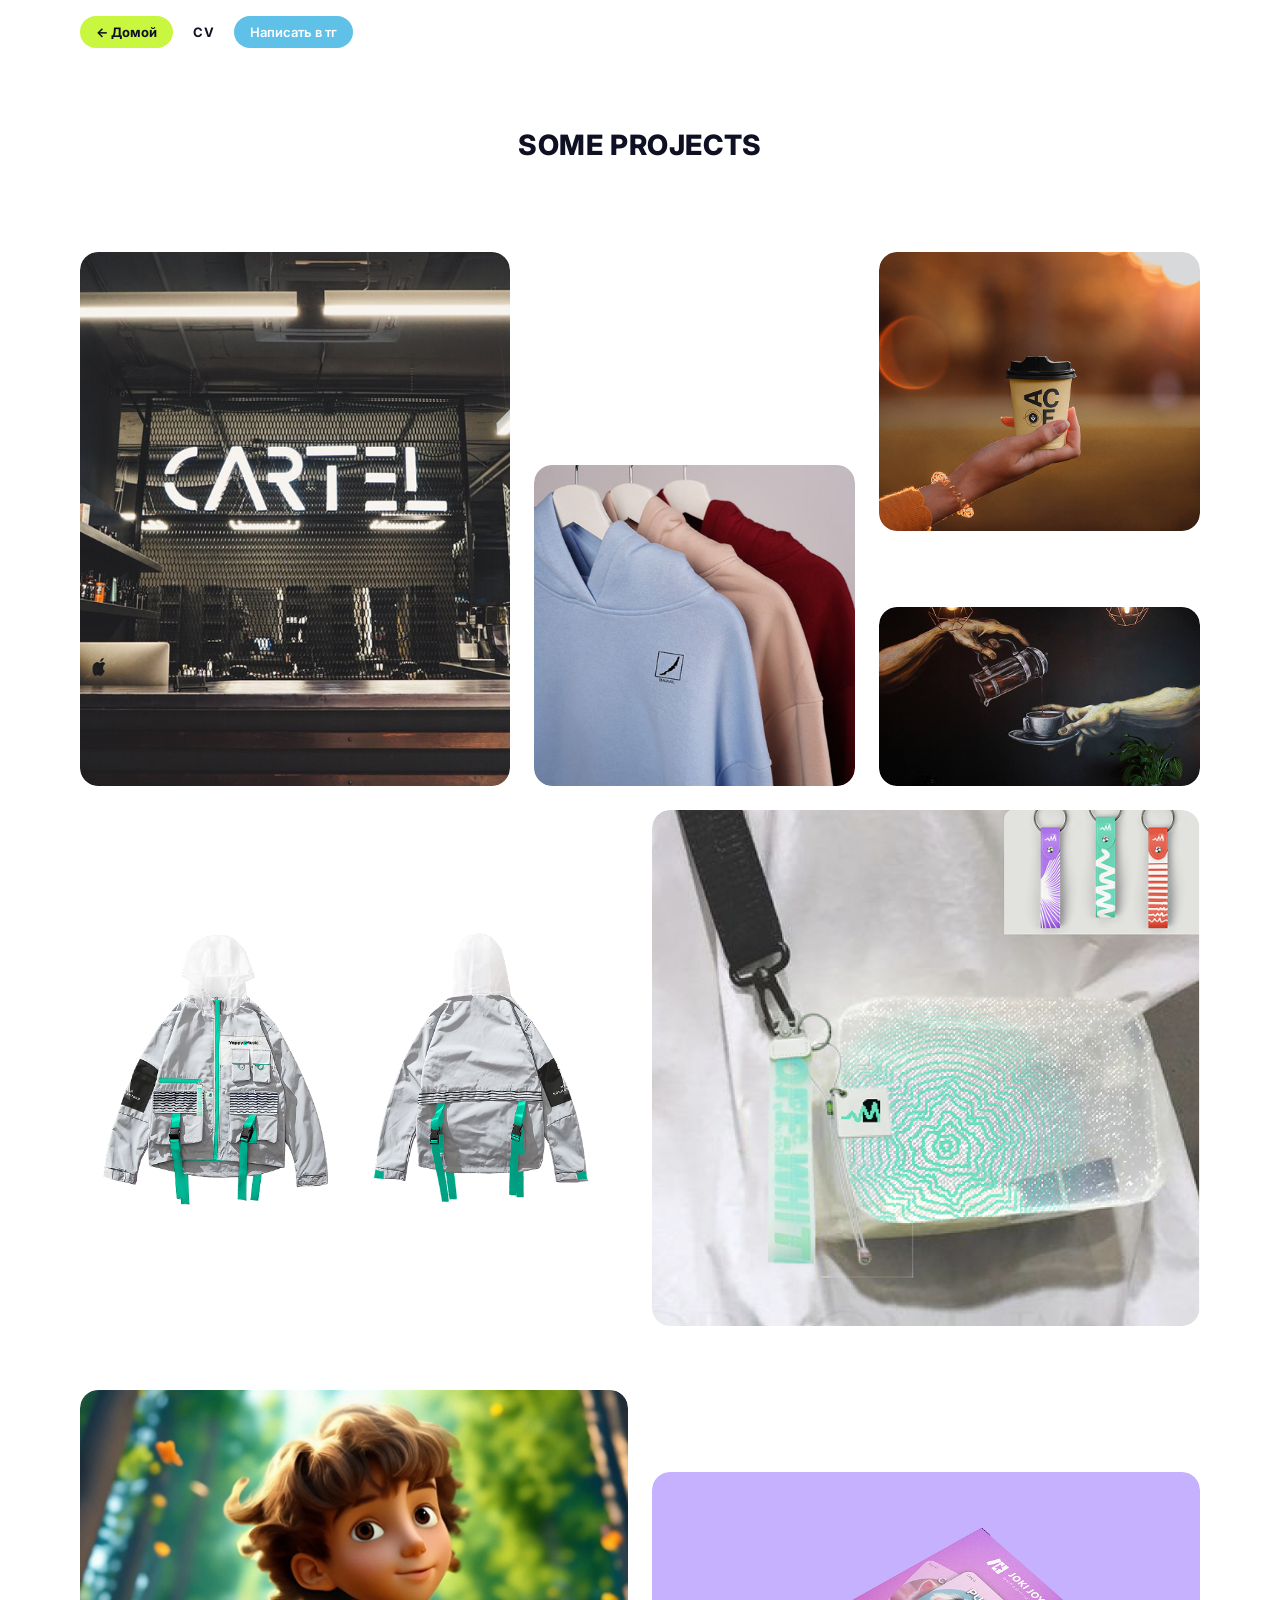
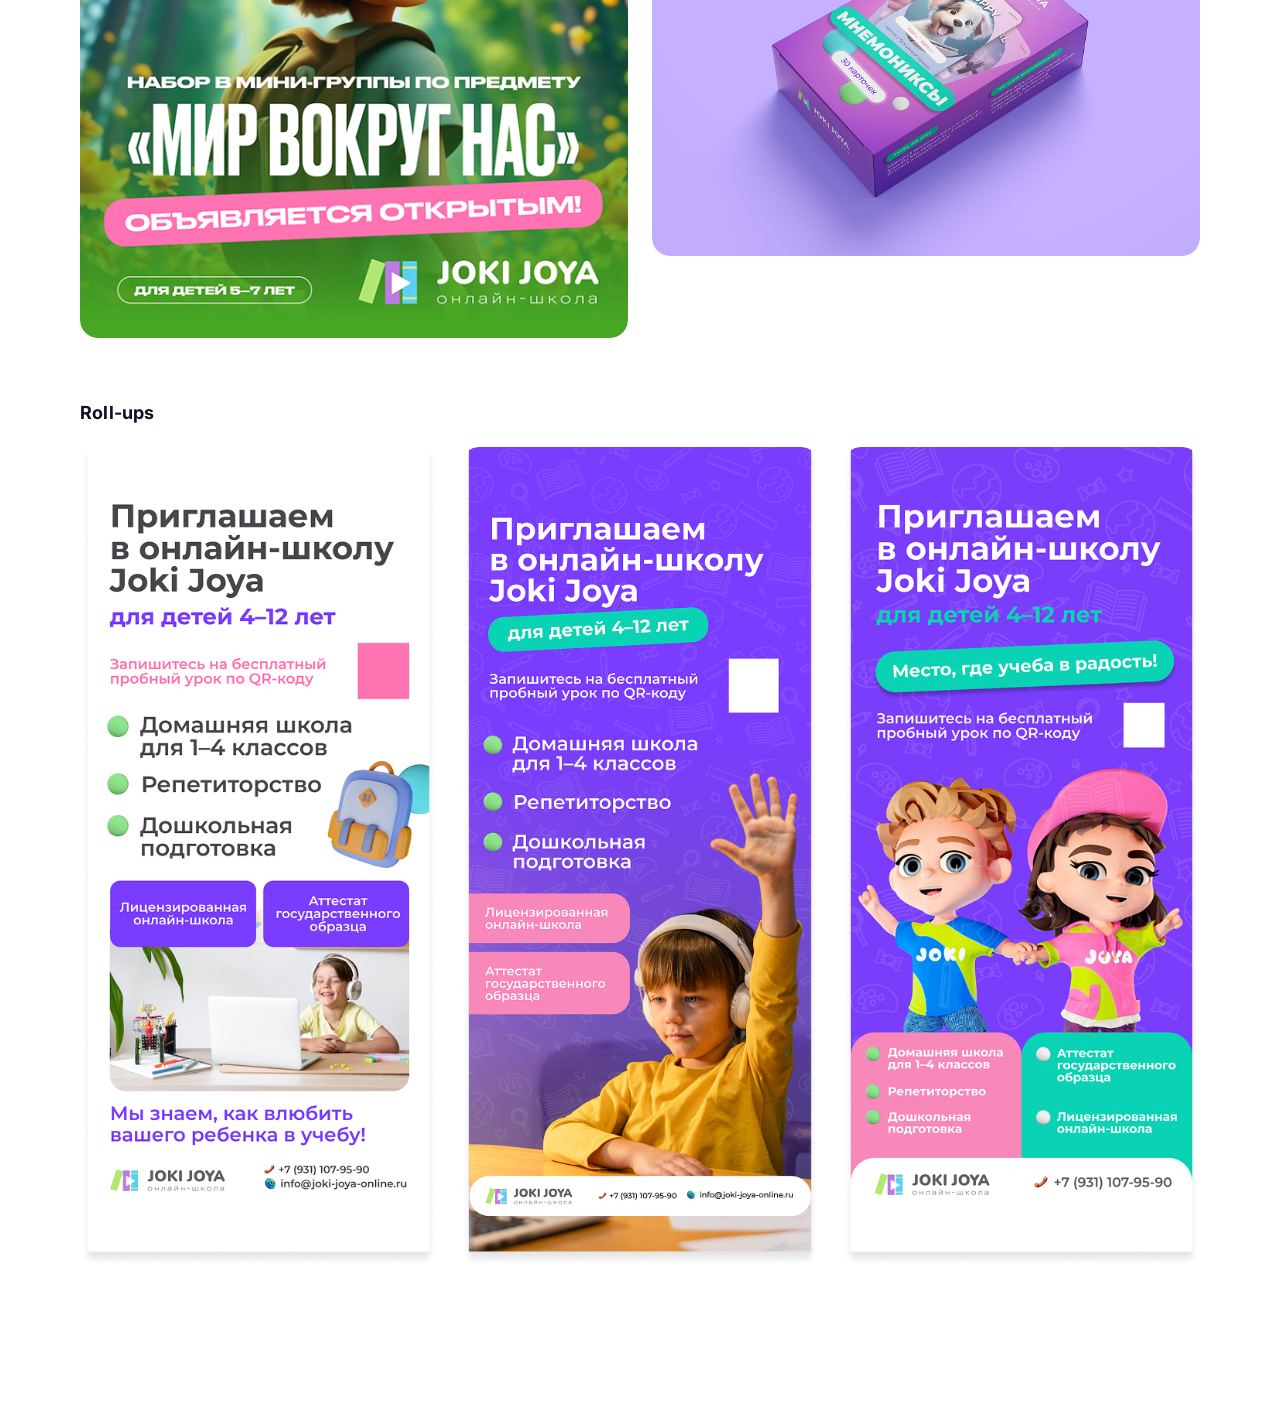
<file: some-projects.html>
<!doctype html>
<html lang="ru">
<head>
  <meta charset="utf-8">
  <meta name="viewport" content="width=device-width, initial-scale=1">
  <title>Some Projects — Anfisa Utkina</title>
  <link rel="preconnect" href="https://fonts.googleapis.com">
  <link rel="preconnect" href="https://fonts.gstatic.com" crossorigin>
  <link href="https://fonts.googleapis.com/css2?family=Inter:wght@400;500;600;700;800;900&display=swap" rel="stylesheet">
  <style>
    :root{
      --ink:#0F1023;
      --ink-2:#3A3D55;
      --muted:#7A7E94;
      --bg:#ffffff;
      --card:#ffffff;
      --sky:#5FC0E8;
      --radius-pill:999px;
      --radius-card:18px;
      --font:'Inter','Helvetica Neue',Arial,sans-serif;
    }
    *{box-sizing:border-box}
    html,body{margin:0;padding:0;font-family:var(--font);background:var(--bg);color:var(--ink);-webkit-font-smoothing:antialiased}
    a{color:inherit;text-decoration:none}
    img{max-width:100%;display:block}

    .page{position:relative;min-height:100vh}
    .container{max-width:1200px;margin:0 auto;padding:32px 40px 120px}

    /* ===== Top bar (sticky) ===== */
    .topbar{
      display:flex; align-items:center; gap:12px;
      position: sticky;
      top: 0;
      z-index: 50;
      background: var(--bg);
      padding: 16px 0;
      margin: -32px 0 64px;
    }
    .topbar .cv{
      font-weight:700; font-size:13px;
      letter-spacing:.04em;
      padding:6px 8px;
    }
    .pill-tg{
      display:inline-flex; align-items:center; justify-content:center;
      background:var(--sky); color:#fff;
      font-weight:600; font-size:13px;
      padding:8px 16px; border-radius:999px;
      transition: transform .18s ease, box-shadow .18s ease;
    }
    .pill-tg:hover{ transform: translateY(-1px); box-shadow: 0 12px 30px rgba(95,192,232,.35); }
    .pill-home{
      display:inline-flex; align-items:center; justify-content:center; gap:6px;
      background:#C9F63F; color:var(--ink);
      font-weight:700; font-size:13px;
      padding:8px 16px; border-radius:999px;
      transition: transform .18s ease, box-shadow .18s ease;
    }
    .pill-home:hover{ transform: translateY(-1px); box-shadow: 0 12px 30px rgba(201,246,63,.45); }

    /* ===== Page label ===== */
    .page-label{
      text-align:center;
      font-weight:800;
      font-size:28px;
      letter-spacing:.02em;
      margin-bottom:90px;
      color:var(--ink);
      text-transform:uppercase;
    }

    /* ===== Image grids ===== */
    .grid{
      display:grid; gap:24px;
      margin: 24px 0;
      align-items: start;
    }
    .grid-3{ grid-template-columns: repeat(3,1fr); }
    .grid-2{ grid-template-columns: repeat(2,1fr); }
    /* KARTEL первый ряд: широкая левая колонка + 2 равные правее, всё прижато к низу */
    .grid-kartel{
      grid-template-columns: 1.34fr 1fr 1fr;
      align-items: end;
    }
    .grid-kartel > .card{ align-self: end; }
    .grid-kartel > .stack{ align-self: stretch; }

    /* KARTEL второй ряд: куртки центрируем по высоте сумки (сумка выше) */
    .grid:has(img[src*="kosmo-jackets"]){ align-items: center; }
    .grid:has(img[src*="kosmo-jackets"]) > .card{ align-self: center; }

    /* Joki Joya: коробку центрируем по высоте промо-плаката (промо выше) */
    .grid:has(img[src*="joki-promo"]){ align-items: center; }
    .grid:has(img[src*="joki-promo"]) > .card{ align-self: center; }
    .stack{
      display:flex; flex-direction:column; justify-content:space-between;
      gap: 24px; /* видимый просвет на мобиле; на десктопе justify-content
                    распределяет картинки по высоте, gap работает как минимум */
    }
    .card{
      align-self: start;
      overflow: hidden;
      border-radius: var(--radius-card);
    }
    .card img{
      width:100%;
      height:auto;
      display:block;
      border-radius: var(--radius-card);
    }

    /* ===== Section spacing ===== */
    .section{ margin: 24px 0; }
    .section + .section{ margin-top: 64px; }

    /* ===== Roll-ups subtitle ===== */
    .subhead{
      font-size:18px;
      font-weight:700;
      letter-spacing:.01em;
      color:var(--ink);
      margin: 0 0 18px;
    }

    /* ===== Responsive ===== */
    @media (max-width:900px){
      .container{ padding: 24px 20px 80px; }
      .grid-3, .grid-2, .grid-kartel{ grid-template-columns:1fr; align-items:start; }
      .topbar{ margin-bottom:48px; }
      .page-label{ margin-bottom:50px; }
      .section + .section{ margin-top: 40px; }
    }
  </style>
</head>
<body>
  <main class="page">
    <div class="container">

      <!-- Top bar -->
      <header class="topbar">
        <a class="pill-home" href="index.html" aria-label="Вернуться на главную">← Домой</a>
        <a class="cv" href="assets/CV_Utkina.pdf" target="_blank" rel="noopener">CV</a>
        <a class="pill-tg" href="https://t.me/anfisalink" target="_blank" rel="noopener">Написать в тг</a>
      </header>

      <!-- Page label -->
      <div class="page-label">Some Projects</div>

      <!-- ===== KARTEL ===== -->
      <section class="section">
        <div class="grid grid-kartel">
          <div class="card"><img src="assets/some-projects/image.png" alt="KARTEL — витрина магазина"></div>
          <div class="card"><img src="assets/some-projects/image-1.png" alt="KARTEL — худи на вешалках"></div>
          <div class="stack">
            <div class="card"><img src="assets/some-projects/image-2.png" alt="KARTEL — стакан с фирменным знаком"></div>
            <div class="card"><img src="assets/some-projects/image-3.png" alt="KARTEL — настенная роспись"></div>
          </div>
        </div>
        <div class="grid grid-2">
          <div class="card"><img src="assets/some-projects/kosmo-jackets.png" alt="KARTEL — серебристые куртки"></div>
          <div class="card"><img src="assets/some-projects/kartel-bag.png" alt="KARTEL — прозрачная сумка"></div>
        </div>
      </section>

      <!-- ===== Joki Joya: промо + коробка ===== -->
      <section class="section">
        <div class="grid grid-2">
          <div class="card"><img src="assets/some-projects/joki-promo.png" alt="Joki Joya — постер «Мир вокруг нас»"></div>
          <div class="card"><img src="assets/some-projects/box.png" alt="Joki Joya — коробка «Мнемониксы»"></div>
        </div>
      </section>

      <!-- ===== Roll-ups ===== -->
      <section class="section">
        <h2 class="subhead">Roll-ups</h2>
        <div class="grid grid-3">
          <div class="card"><img src="assets/some-projects/rollup-1.png" alt="Joki Joya — ролл-ап 1"></div>
          <div class="card"><img src="assets/some-projects/rollup-2.png" alt="Joki Joya — ролл-ап 2"></div>
          <div class="card"><img src="assets/some-projects/rollup-3.png" alt="Joki Joya — ролл-ап 3"></div>
        </div>
      </section>

    </div>
  </main>
</body>
</html>
</file>
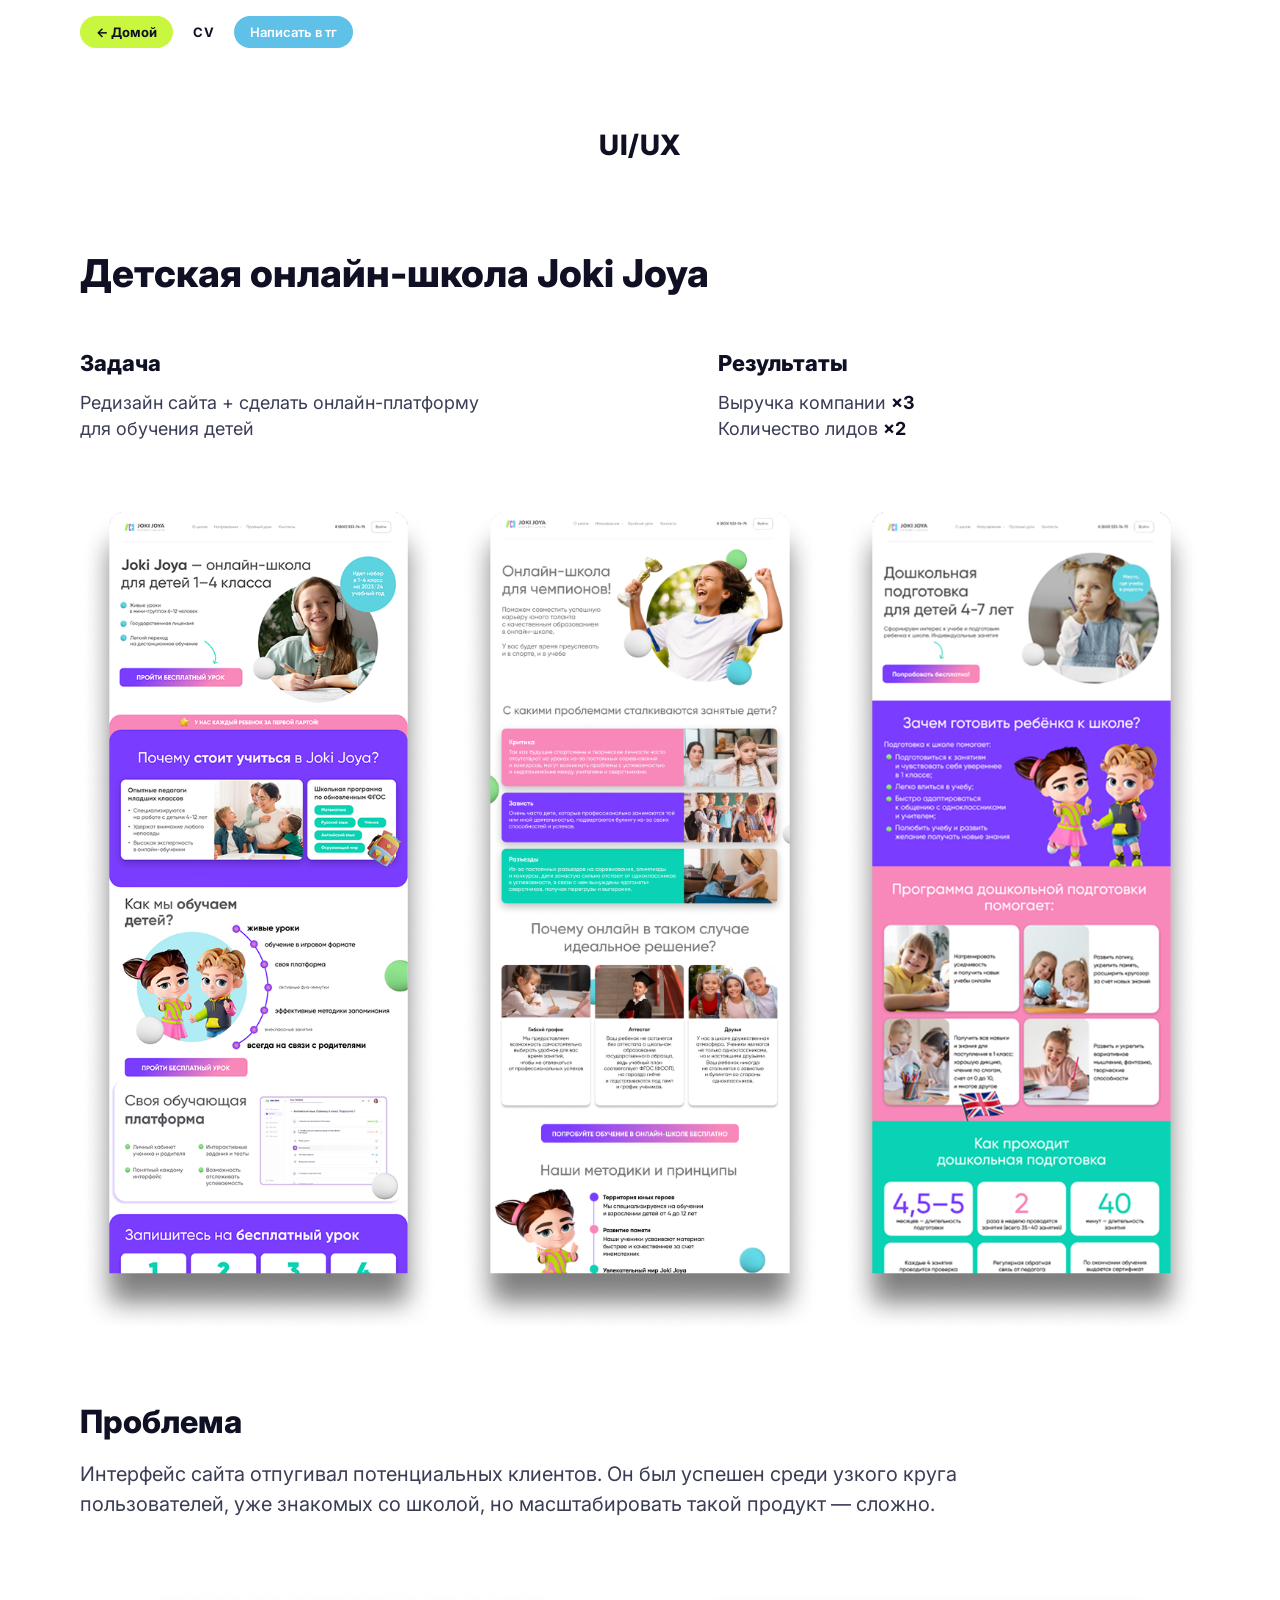
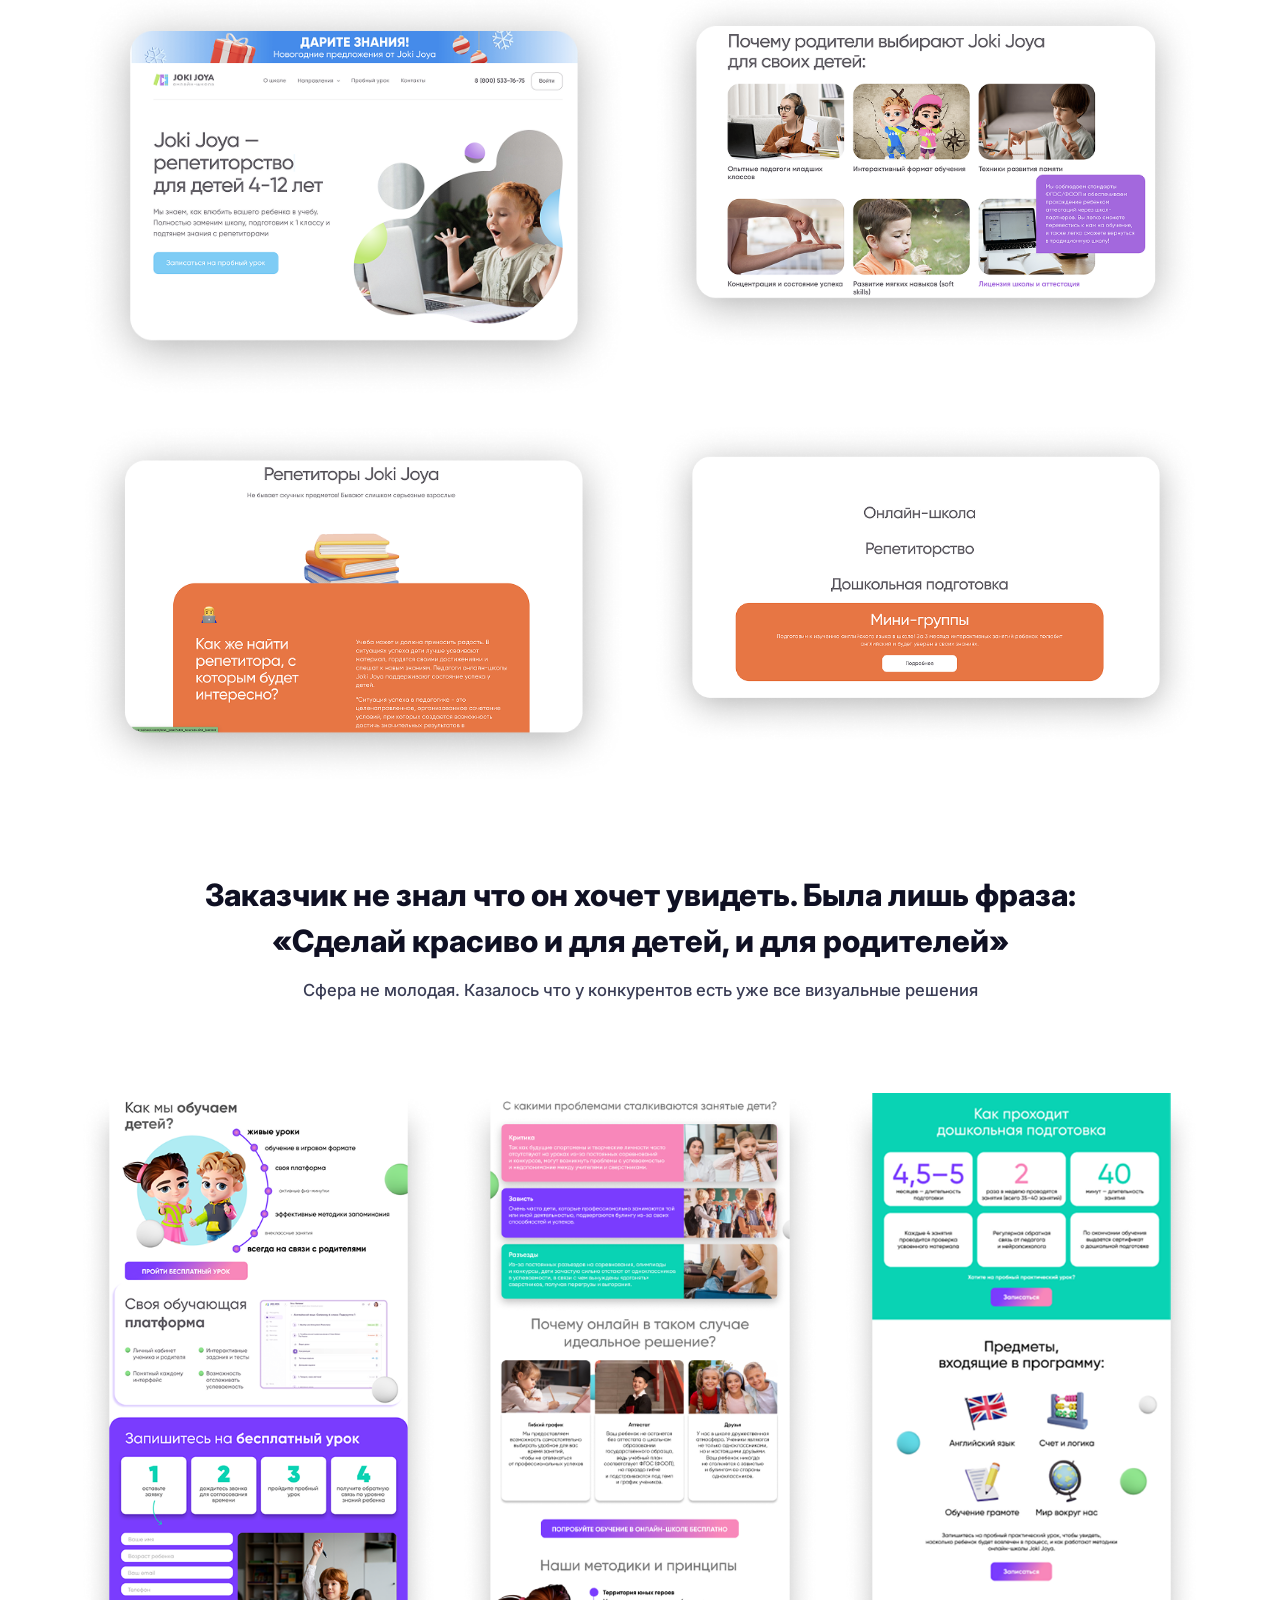
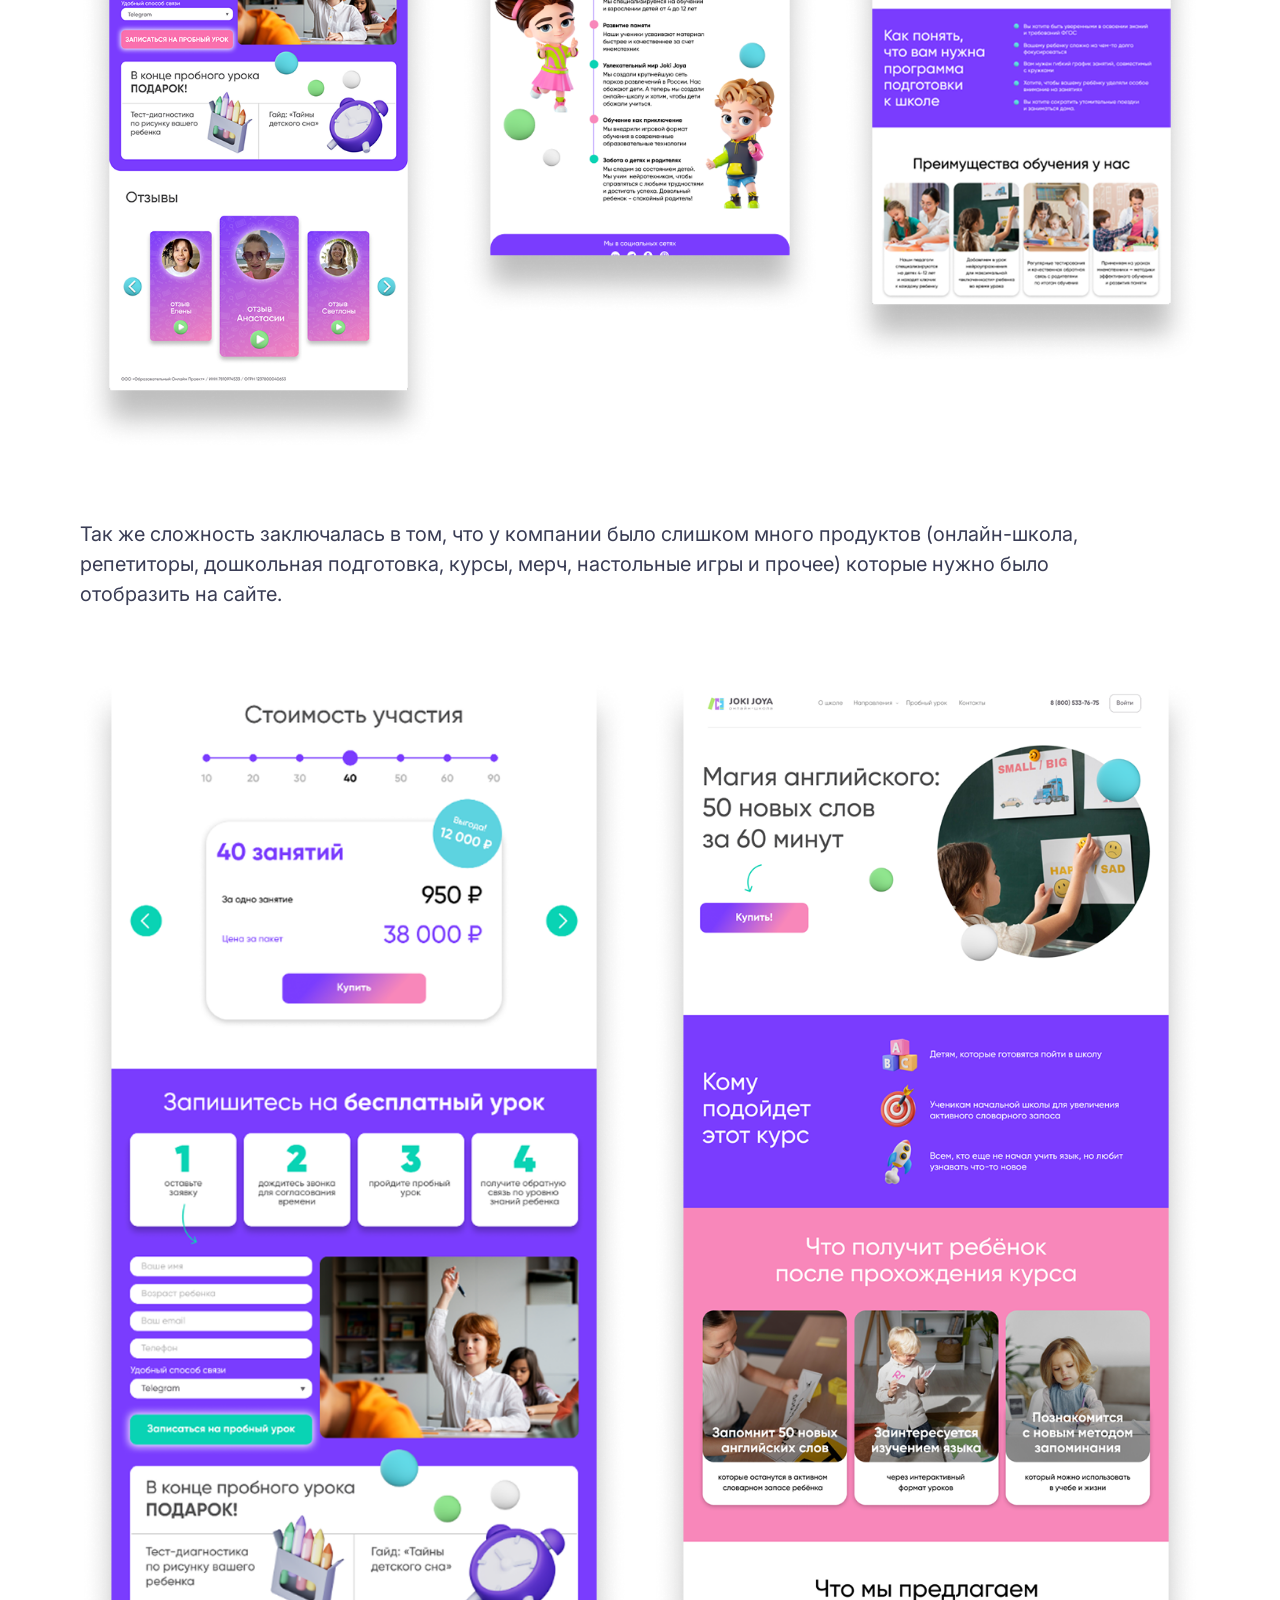
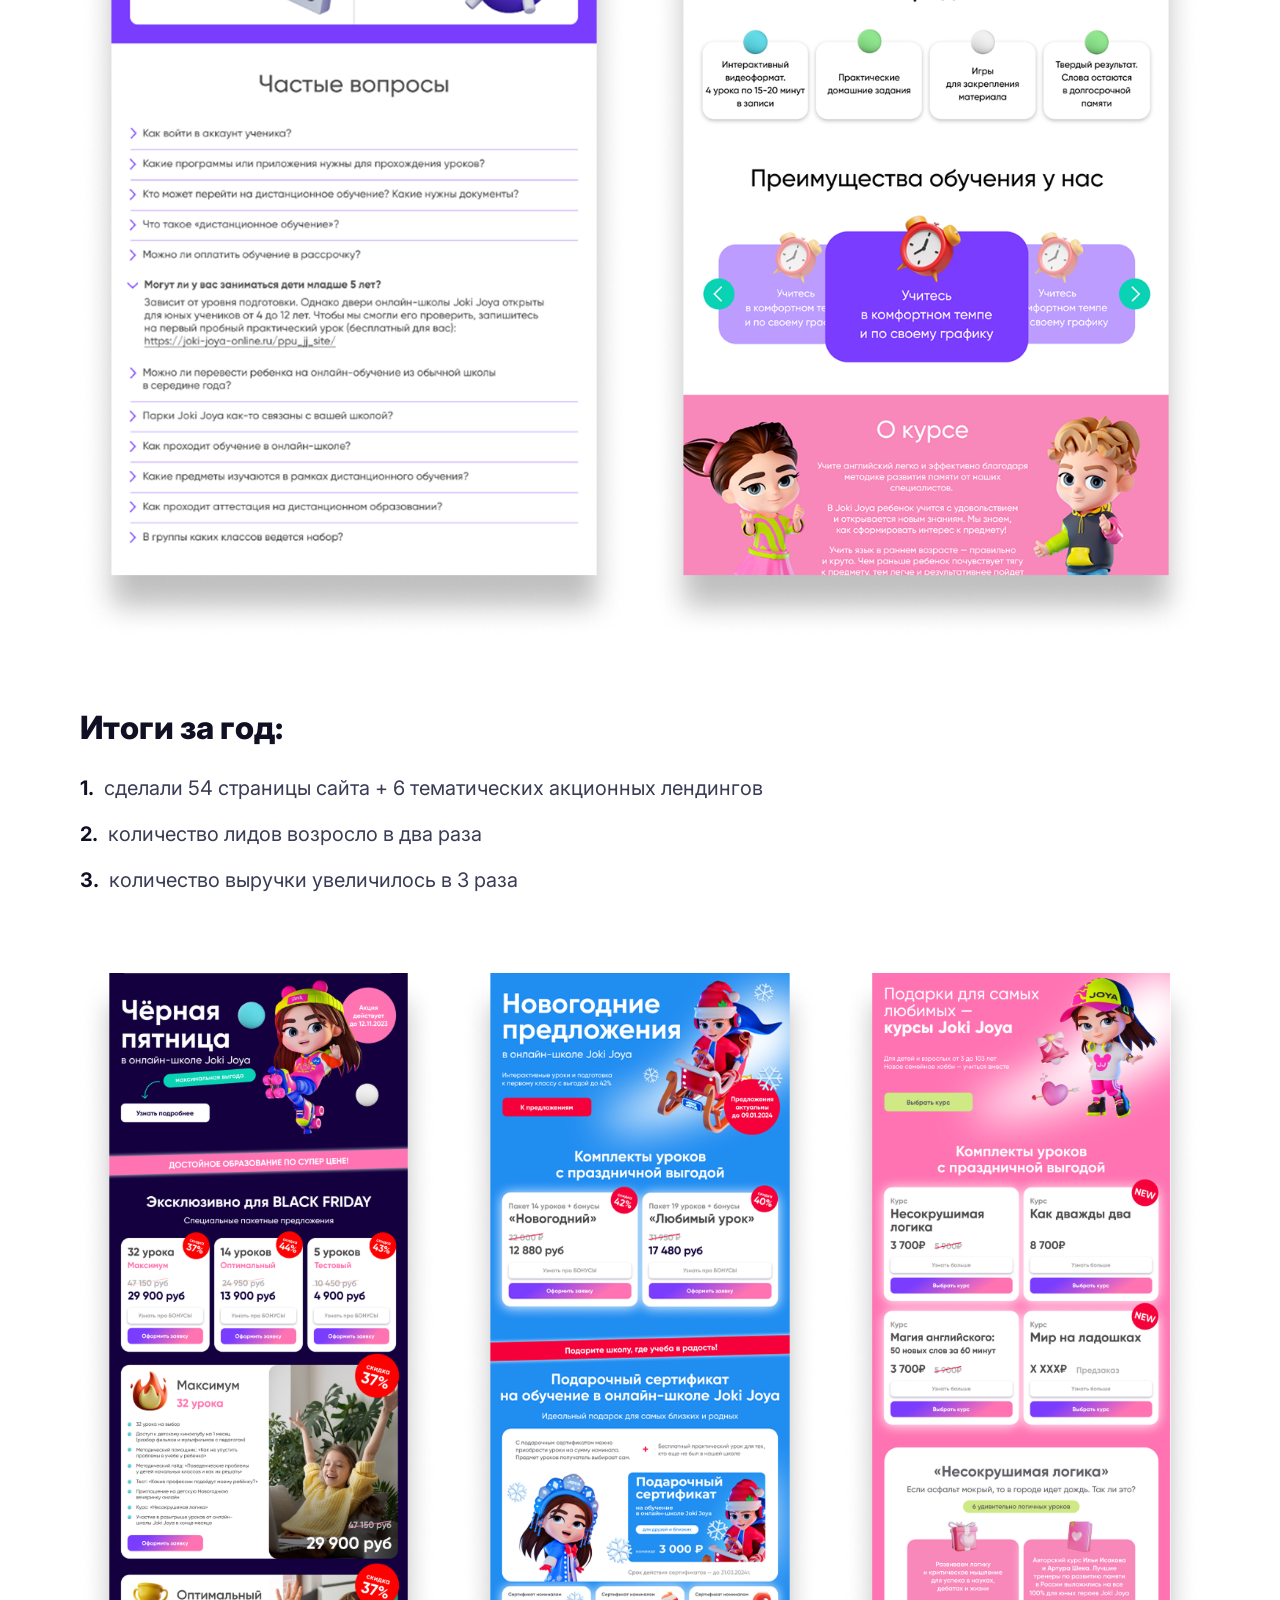
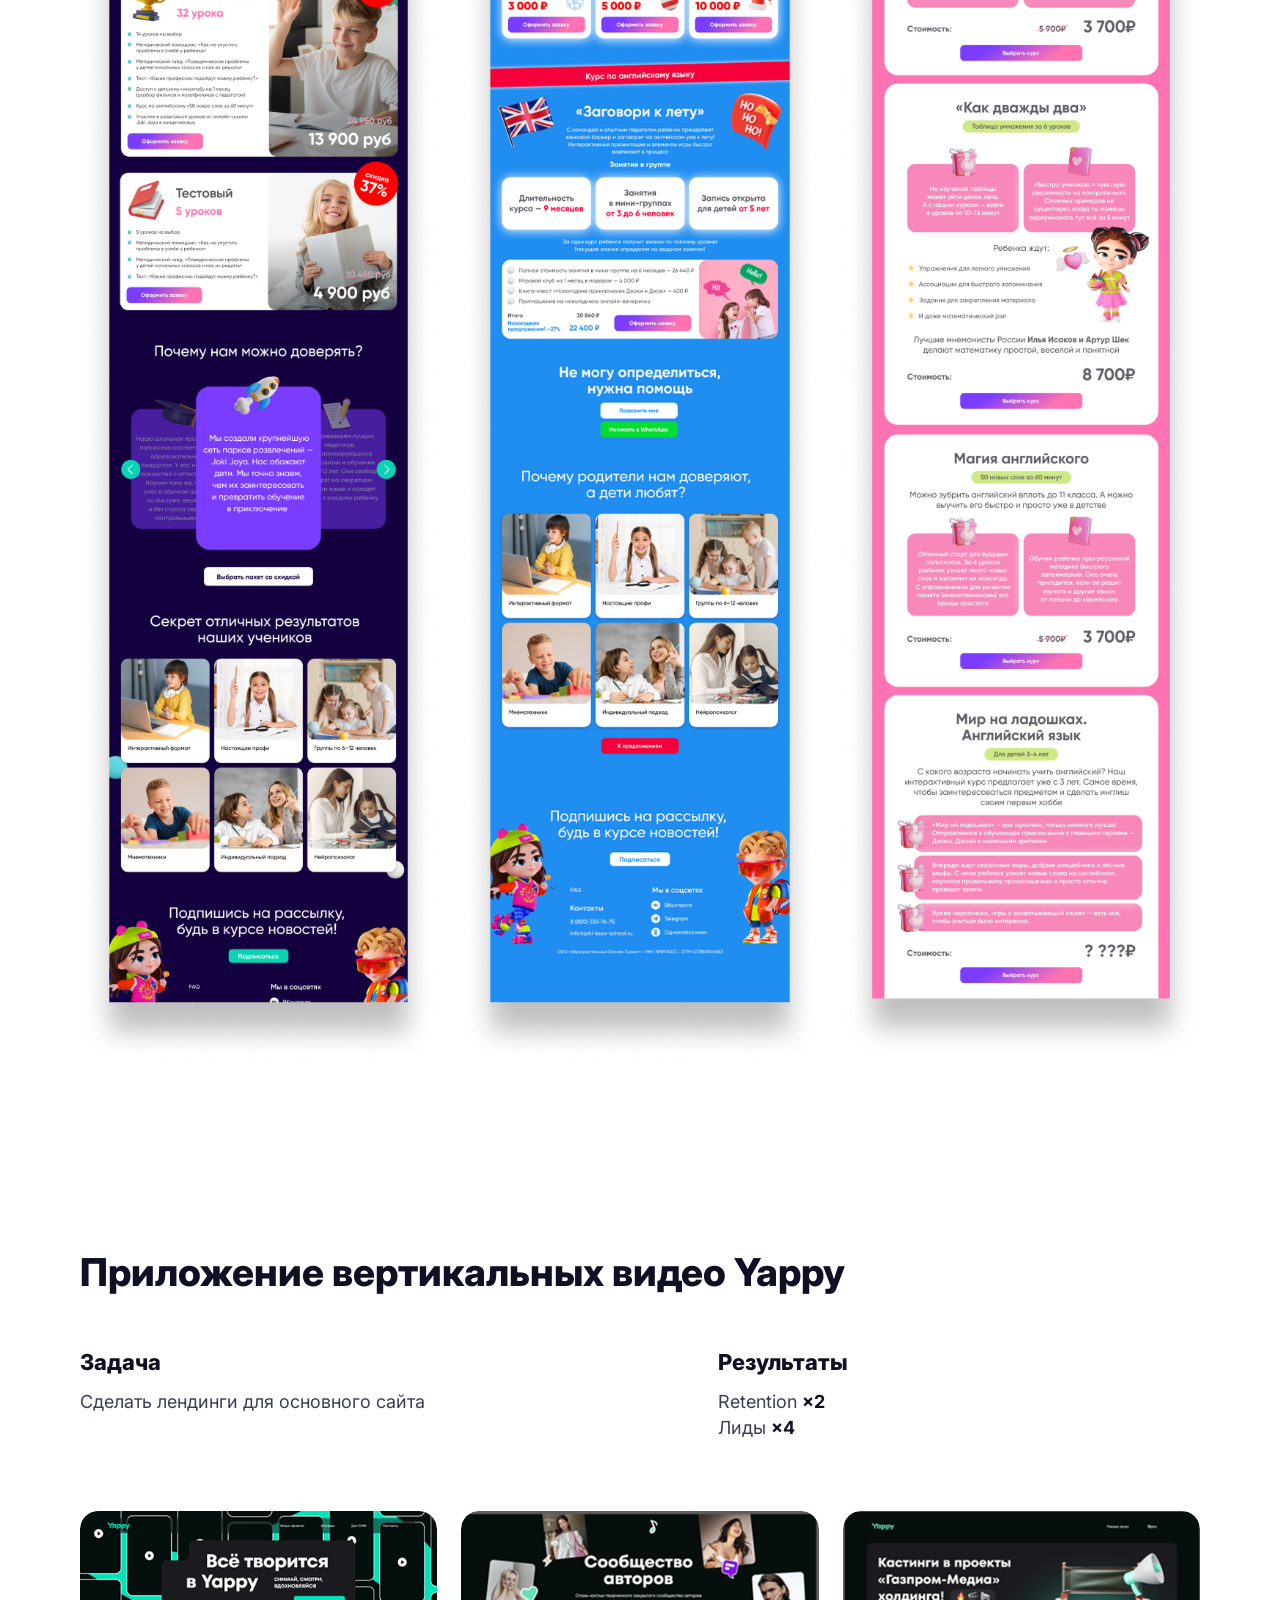
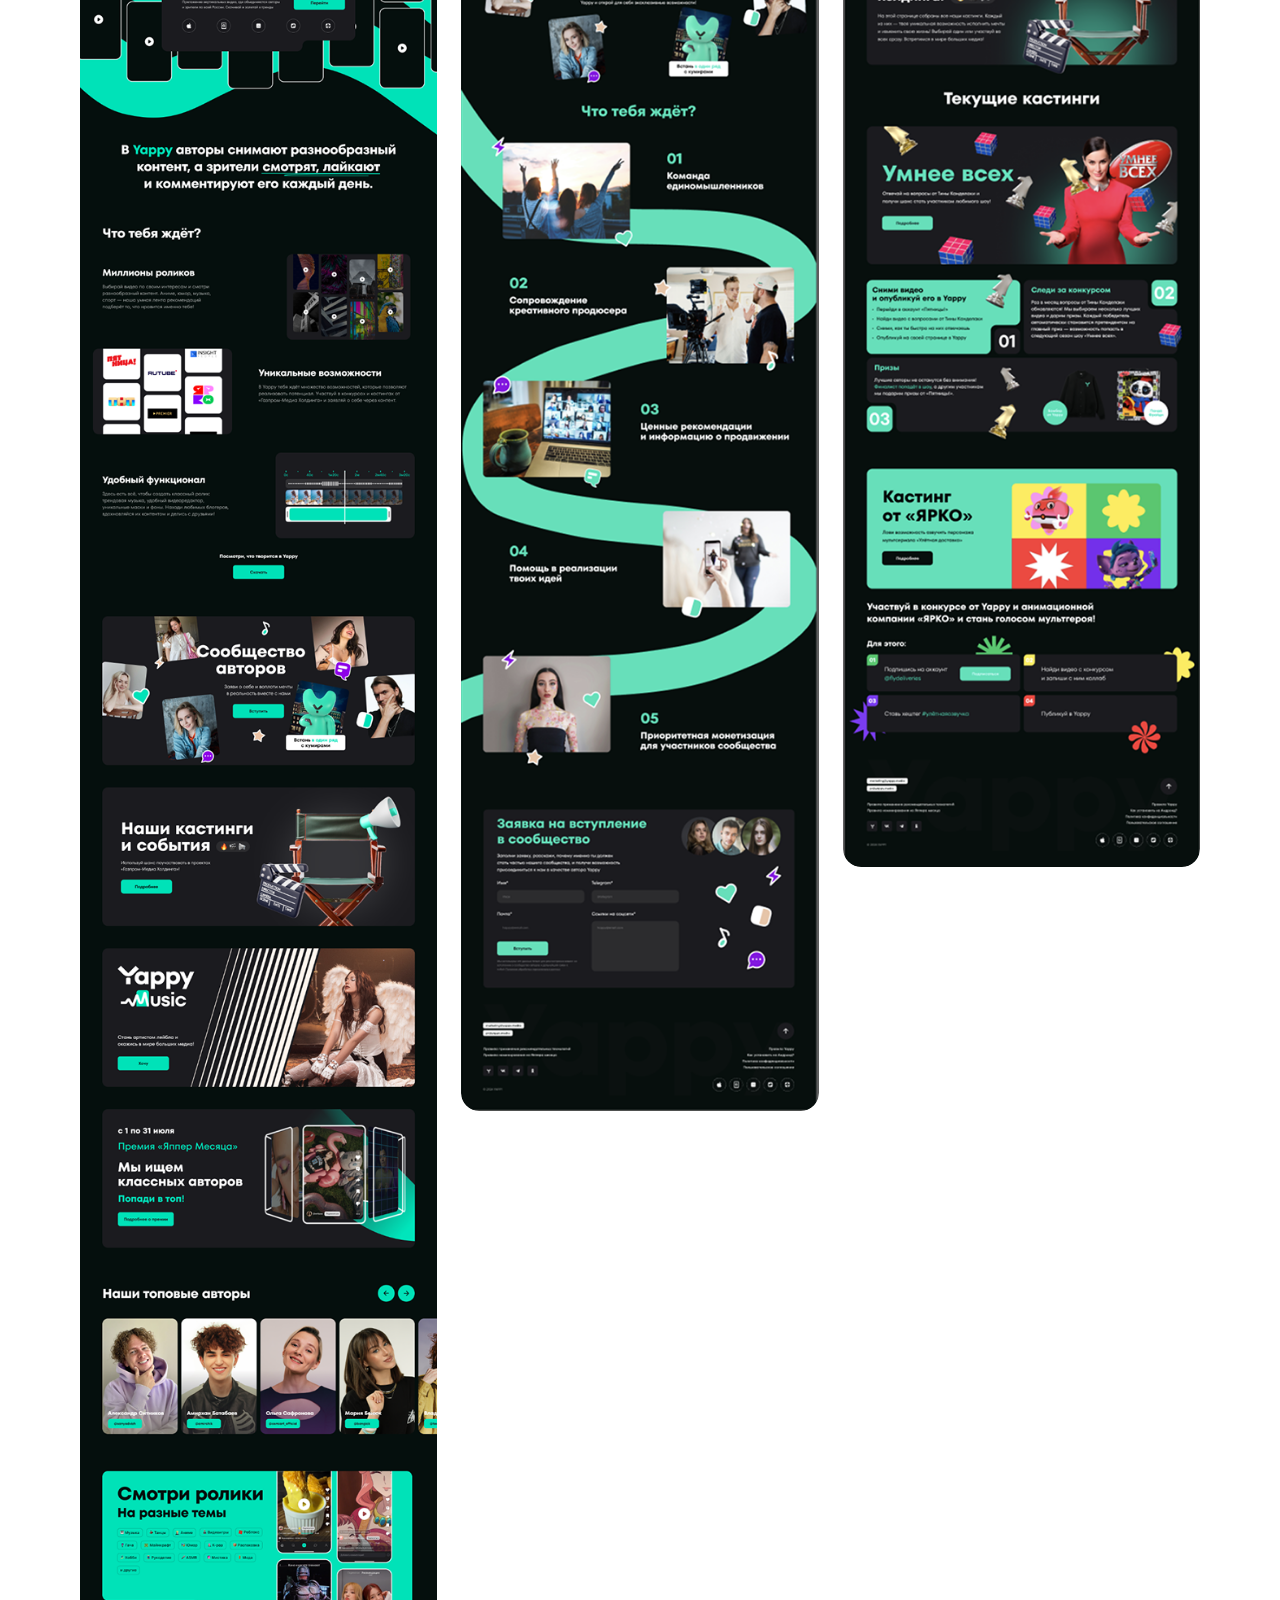
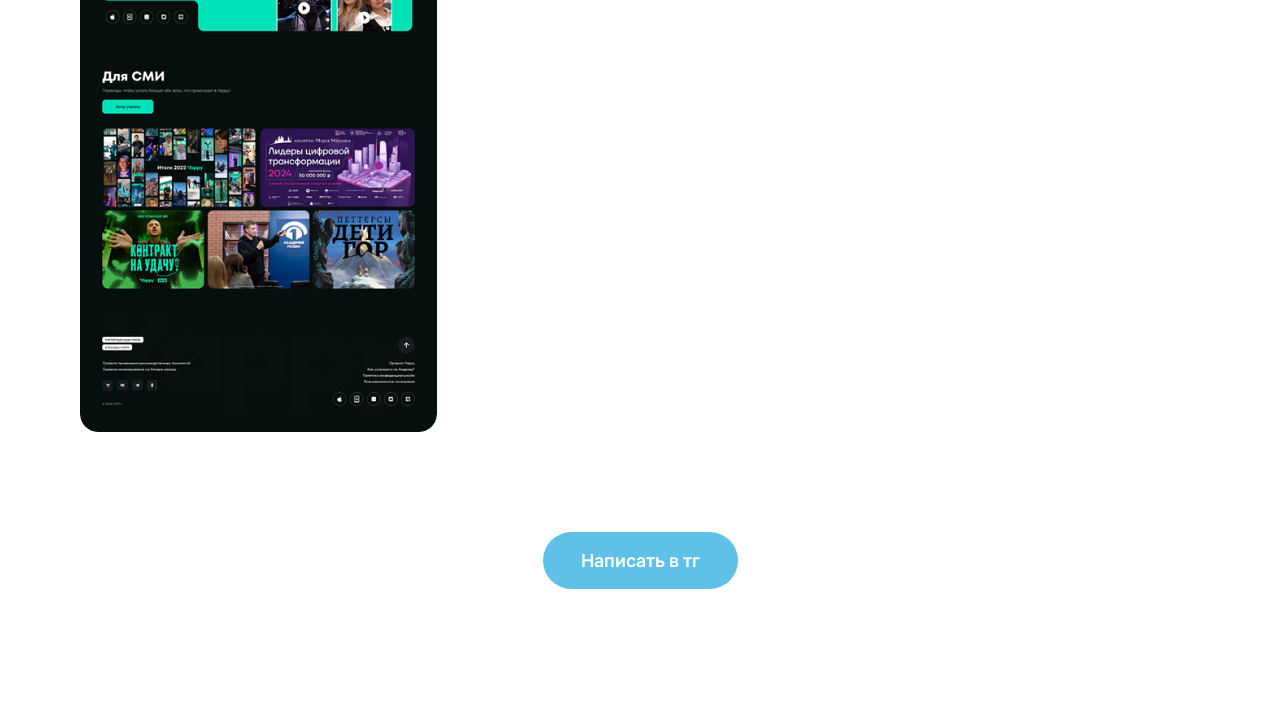
<file: ui-ux.html>
<!doctype html>
<html lang="ru">
<head>
  <meta charset="utf-8">
  <meta name="viewport" content="width=device-width, initial-scale=1">
  <title>UI / UX — Anfisa Utkina</title>
  <link rel="preconnect" href="https://fonts.googleapis.com">
  <link rel="preconnect" href="https://fonts.gstatic.com" crossorigin>
  <link href="https://fonts.googleapis.com/css2?family=Inter:wght@400;500;600;700;800;900&display=swap" rel="stylesheet">
  <style>
    :root{
      --ink:#0F1023;
      --ink-2:#3A3D55;
      --muted:#7A7E94;
      --bg:#ffffff;
      --card:#ffffff;
      --sky:#5FC0E8;
      --radius-pill:999px;
      --radius-card:18px;
      --font:'Inter','Helvetica Neue',Arial,sans-serif;
    }
    *{box-sizing:border-box}
    html,body{margin:0;padding:0;font-family:var(--font);background:var(--bg);color:var(--ink);-webkit-font-smoothing:antialiased}
    a{color:inherit;text-decoration:none}
    img{max-width:100%;display:block}

    .page{position:relative;min-height:100vh}
    .container{max-width:1200px;margin:0 auto;padding:32px 40px 120px}

    /* ===== Top bar (sticky) ===== */
    .topbar{
      display:flex; align-items:center; gap:12px;
      position: sticky;
      top: 0;
      z-index: 50;
      background: var(--bg);
      padding: 16px 0;
      margin: -32px 0 64px;
    }
    .topbar .cv{
      font-weight:700; font-size:13px;
      letter-spacing:.04em;
      padding:6px 8px;
    }
    .pill-tg{
      display:inline-flex; align-items:center; justify-content:center;
      background:var(--sky); color:#fff;
      font-weight:600; font-size:13px;
      padding:8px 16px; border-radius:999px;
      transition: transform .18s ease, box-shadow .18s ease;
    }
    .pill-tg:hover{ transform: translateY(-1px); box-shadow: 0 12px 30px rgba(95,192,232,.35); }
    .pill-tg-lg{
      font-size:18px;
      padding:18px 38px;
    }
    .pill-home{
      display:inline-flex; align-items:center; justify-content:center; gap:6px;
      background:#C9F63F; color:var(--ink);
      font-weight:700; font-size:13px;
      padding:8px 16px; border-radius:999px;
      transition: transform .18s ease, box-shadow .18s ease;
    }
    .pill-home:hover{ transform: translateY(-1px); box-shadow: 0 12px 30px rgba(201,246,63,.45); }

    /* ===== Page label "UI/UX" ===== */
    .page-label{
      text-align:center;
      font-weight:800;
      font-size:28px;
      letter-spacing:.02em;
      margin-bottom:90px;
      color:var(--ink);
    }

    /* ===== Case heading ===== */
    .case-heading{
      font-size: clamp(28px, 3vw, 44px);
      font-weight:800;
      line-height:1.1;
      margin:0 0 56px;
      color:var(--ink);
    }

    /* ===== Two-col task/results ===== */
    .meta{
      display:grid;
      grid-template-columns: 1.2fr 1fr;
      gap:60px;
      margin-bottom:70px;
    }
    .meta h3{
      font-size:22px;
      font-weight:800;
      margin:0 0 14px;
      color:var(--ink);
    }
    .meta p{
      font-size:18px;
      line-height:1.45;
      margin:0;
      color:var(--ink-2);
    }
    .meta b{ color:var(--ink); font-weight:700; }
    .meta .res-line{ display:block; }

    /* ===== Image grids ===== */
    .grid{
      display:grid; gap:24px;
      margin: 50px 0;
    }
    .grid-3{ grid-template-columns: repeat(3,1fr); }
    .grid-2{ grid-template-columns: repeat(2,1fr); }
    .card{
      align-self: start;
      overflow: hidden;
      border-radius: var(--radius-card);
    }
    .card.r-top{
      border-radius: var(--radius-card) var(--radius-card) 0 0;
    }
    .card.r-bottom{
      border-radius: 0 0 var(--radius-card) var(--radius-card);
    }
    .card img{
      width:100%;
      height:auto;
      display:block;
      border-radius: var(--radius-card);
    }
    /* Keep top alignment in 2-col rows. align-items: start ставит карточки по
       верхнему краю своего ряда, а align-self: start на .card перекрывает
       любой stretch — натуральные размеры картинок сохраняются (вместе с
       мягкими тенями/градиентами по краям), верхние границы выровнены. */
    .grid{ align-items: start; }
    .grid:has(img[src*="jj-desk"]) .card{ align-self: start; }

    /* ===== Text blocks between grids ===== */
    .block{
      margin: 70px 0;
      max-width:1000px;
    }
    .block h2{
      font-size:32px;
      font-weight:800;
      margin:0 0 18px;
      color:var(--ink);
    }
    .block p{
      font-size:20px;
      line-height:1.5;
      margin:0;
      color:var(--ink-2);
    }
    .block ol{
      margin:0; padding-left:0; list-style:none;
      counter-reset: itm;
    }
    .block ol li{
      font-size:20px;
      line-height:1.5;
      color:var(--ink-2);
      padding:8px 0;
      counter-increment: itm;
    }
    .block ol li::before{
      content: counter(itm) ". ";
      font-weight:700;
      color:var(--ink);
      margin-right:6px;
    }

    /* Quote block — large bold centered */
    .quote{
      text-align:center;
      margin: 90px auto;
      max-width: 1100px;
    }
    .quote p{
      font-size: clamp(22px, 2.4vw, 34px);
      font-weight:800;
      line-height:1.28;
      color:var(--ink);
      margin:0 0 18px;
    }
    .quote .lead{ display:block; margin-bottom:6px; }
    .quote .said{ display:block; }
    .quote .sub{
      font-size: clamp(16px, 1.3vw, 20px);
      font-weight:500;
      color:var(--ink-2);
      margin:0;
      line-height:1.5;
    }

    /* ===== Section divider for Yappy ===== */
    .section-divider{
      margin: 120px 0 70px;
      border:none; height:0;
    }

    /* ===== Footer CTA ===== */
    .footer-cta{
      display:flex; justify-content:center;
      margin-top: 100px;
    }

    /* ===== Responsive ===== */
    @media (max-width:900px){
      .container{ padding: 24px 20px 60px; }
      .meta{ grid-template-columns:1fr; gap:24px; margin-bottom:32px; }
      .grid-3, .grid-2{ grid-template-columns:1fr; }
      .grid{ margin: 24px 0; }            /* было 50 — вертикальный воздух меньше */
      .case-heading{ margin-bottom:24px; }
      .block{ margin: 28px 0; }            /* было 50 */
      .quote{ margin: 36px auto; }         /* было 60 */
      .section-divider{ margin: 40px 0 24px; } /* было 80/50 — большой пробел между кейсами */
      .topbar{ margin-bottom:48px; }
      .page-label{ margin-bottom:40px; }
    }
  </style>
</head>
<body>
  <main class="page">
    <div class="container">

      <!-- Top bar -->
      <header class="topbar">
        <a class="pill-home" href="index.html" aria-label="Вернуться на главную">← Домой</a>
        <a class="cv" href="assets/CV_Utkina.pdf" target="_blank" rel="noopener">CV</a>
        <a class="pill-tg" href="https://t.me/anfisalink" target="_blank" rel="noopener">Написать в тг</a>
      </header>

      <!-- UI/UX label -->
      <div class="page-label">UI/UX</div>

      <!-- ============ CASE 1 — Joki Joya ============ -->
      <h1 class="case-heading">Детская онлайн-школа Joki Joya</h1>

      <section class="meta">
        <div>
          <h3>Задача</h3>
          <p>Редизайн сайта + сделать онлайн-платформу<br>для&nbsp;обучения детей</p>
        </div>
        <div>
          <h3>Результаты</h3>
          <p>
            <span class="res-line">Выручка компании <b>×3</b></span>
            <span class="res-line">Количество лидов <b>×2</b></span>
          </p>
        </div>
      </section>

      <!-- 3-up: top of mobile landings (Joki Joya 1-4 / Champions / Preschool) -->
      <div class="grid grid-3">
        <div class="card"><img src="assets/uiux/jj-mob-1.png" alt="Joki Joya — онлайн-школа для детей 1-4 класса"></div>
        <div class="card"><img src="assets/uiux/jj-mob-2.png" alt="Онлайн-школа для чемпионов!"></div>
        <div class="card"><img src="assets/uiux/jj-mob-3.png" alt="Дошкольная подготовка для детей 4-7 лет"></div>
      </div>

      <!-- Problem block -->
      <section class="block">
        <h2>Проблема</h2>
        <p>
          Интерфейс сайта отпугивал потенциальных клиентов. Он был успешен среди
          узкого круга пользователей, уже знакомых со школой, но масштабировать
          такой продукт — сложно.
        </p>
      </section>

      <!-- 2x2 of wide desktop screenshots -->
      <div class="grid grid-2">
        <div class="card"><img src="assets/uiux/jj-desk-2.png" alt="Joki Joya — репетиторство для детей 4-12 лет"></div>
        <div class="card"><img src="assets/uiux/jj-desk-1.png" alt="Почему родители выбирают Joki Joya"></div>
        <div class="card"><img src="assets/uiux/jj-desk-4.png" alt="Репетиторы Joki Joya"></div>
        <div class="card"><img src="assets/uiux/jj-desk-3.png" alt="Онлайн-школа / Репетиторство / Дошкольная подготовка"></div>
      </div>

      <!-- Quote -->
      <section class="quote">
        <p>
          <span class="lead">Заказчик не знал что он хочет увидеть. Была лишь фраза:</span>
          <span class="said">«Сделай красиво и для детей, и для родителей»</span>
        </p>
        <p class="sub">Сфера не молодая. Казалось что у конкурентов есть уже все визуальные решения</p>
      </section>

      <!-- 3-up: continuations of mobile landings -->
      <div class="grid grid-3">
        <div class="card"><img src="assets/uiux/jj-mob-4.png" alt="Joki Joya — обучение"></div>
        <div class="card"><img src="assets/uiux/jj-mob-5.png" alt="Онлайн-школа методики"></div>
        <div class="card"><img src="assets/uiux/jj-mob-6.png" alt="Дошкольная подготовка программа"></div>
      </div>

      <!-- Multi-products block -->
      <section class="block">
        <p>
          Так же сложность заключалась в том, что у компании было слишком много
          продуктов (онлайн-школа, репетиторы, дошкольная подготовка, курсы, мерч,
          настольные игры и прочее) которые нужно было отобразить на сайте.
        </p>
      </section>

      <!-- 2-up: pricing + english course -->
      <div class="grid grid-2">
        <div class="card"><img src="assets/uiux/jj-pricing.png" alt="Стоимость участия / Записаться на бесплатный урок"></div>
        <div class="card"><img src="assets/uiux/jj-english.png" alt="Магия английского: 50 новых слов за 60 минут"></div>
      </div>

      <!-- Итоги -->
      <section class="block">
        <h2>Итоги за год:</h2>
        <ol>
          <li>сделали 54 страницы сайта + 6 тематических акционных лендингов</li>
          <li>количество лидов возросло в два раза</li>
          <li>количество выручки увеличилось в 3 раза</li>
        </ol>
      </section>

      <!-- 3-up: promo landings -->
      <div class="grid grid-3">
        <div class="card"><img src="assets/uiux/jj-promo-bf.png" alt="Чёрная пятница — Joki Joya"></div>
        <div class="card"><img src="assets/uiux/jj-promo-ny.png" alt="Новогодние предложения"></div>
        <div class="card"><img src="assets/uiux/jj-promo-gift.png" alt="Подарки для самых любимых — курсы Joki Joya"></div>
      </div>

      <!-- ============ CASE 2 — Yappy ============ -->
      <hr class="section-divider">

      <h1 class="case-heading">Приложение вертикальных видео Yappy</h1>

      <section class="meta">
        <div>
          <h3>Задача</h3>
          <p>Сделать лендинги для основного сайта</p>
        </div>
        <div>
          <h3>Результаты</h3>
          <p>
            <span class="res-line">Retention <b>×2</b></span>
            <span class="res-line">Лиды <b>×4</b></span>
          </p>
        </div>
      </section>

      <!-- 3-up: Yappy mobile screens -->
      <div class="grid grid-3">
        <div class="card"><img src="assets/uiux/yappy-1.png" alt="Всё творится в Yappy"></div>
        <div class="card"><img src="assets/uiux/yappy-2.png" alt="Сообщество авторов Yappy"></div>
        <div class="card"><img src="assets/uiux/yappy-3.png" alt="Кастинги в проекты Yappy"></div>
      </div>

      <!-- Footer CTA -->
      <div class="footer-cta">
        <a class="pill-tg pill-tg-lg" href="https://t.me/anfisalink" target="_blank" rel="noopener">Написать в тг</a>
      </div>

    </div>
  </main>
</body>
</html>
</file>
